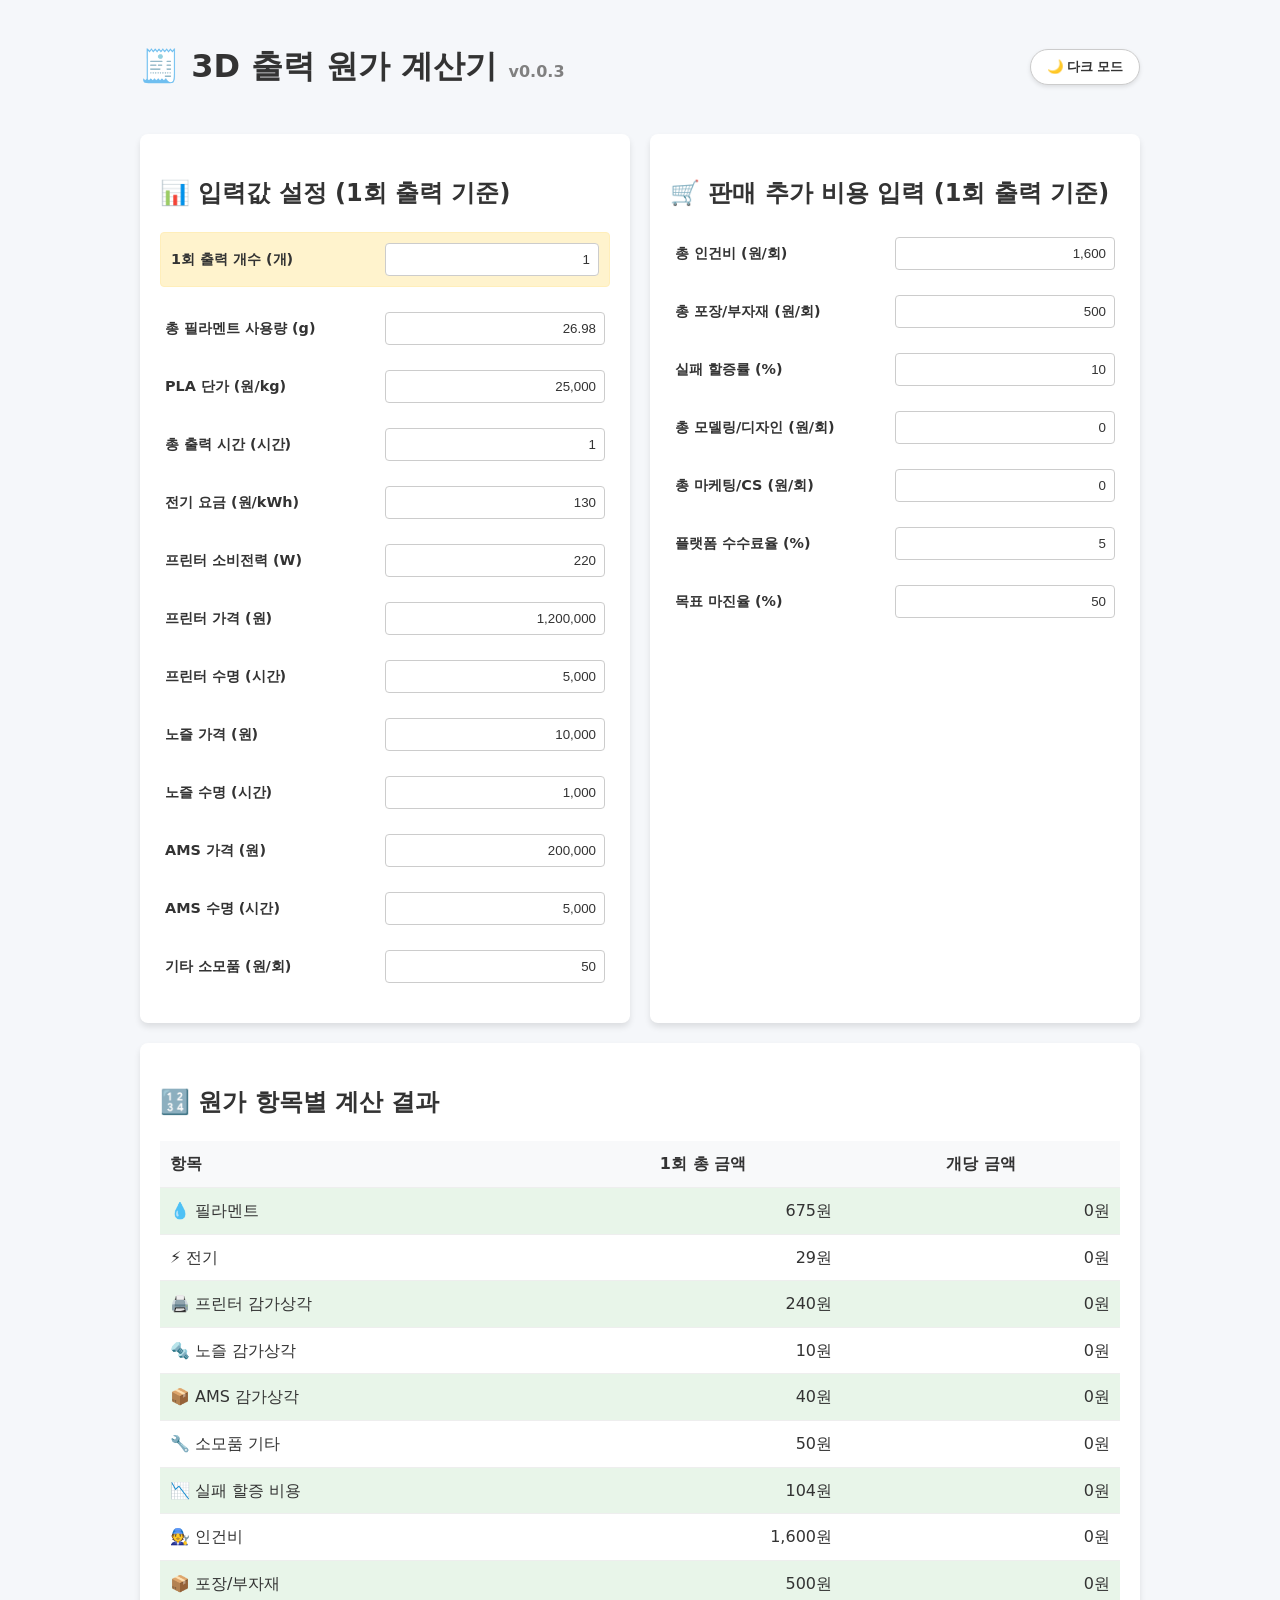
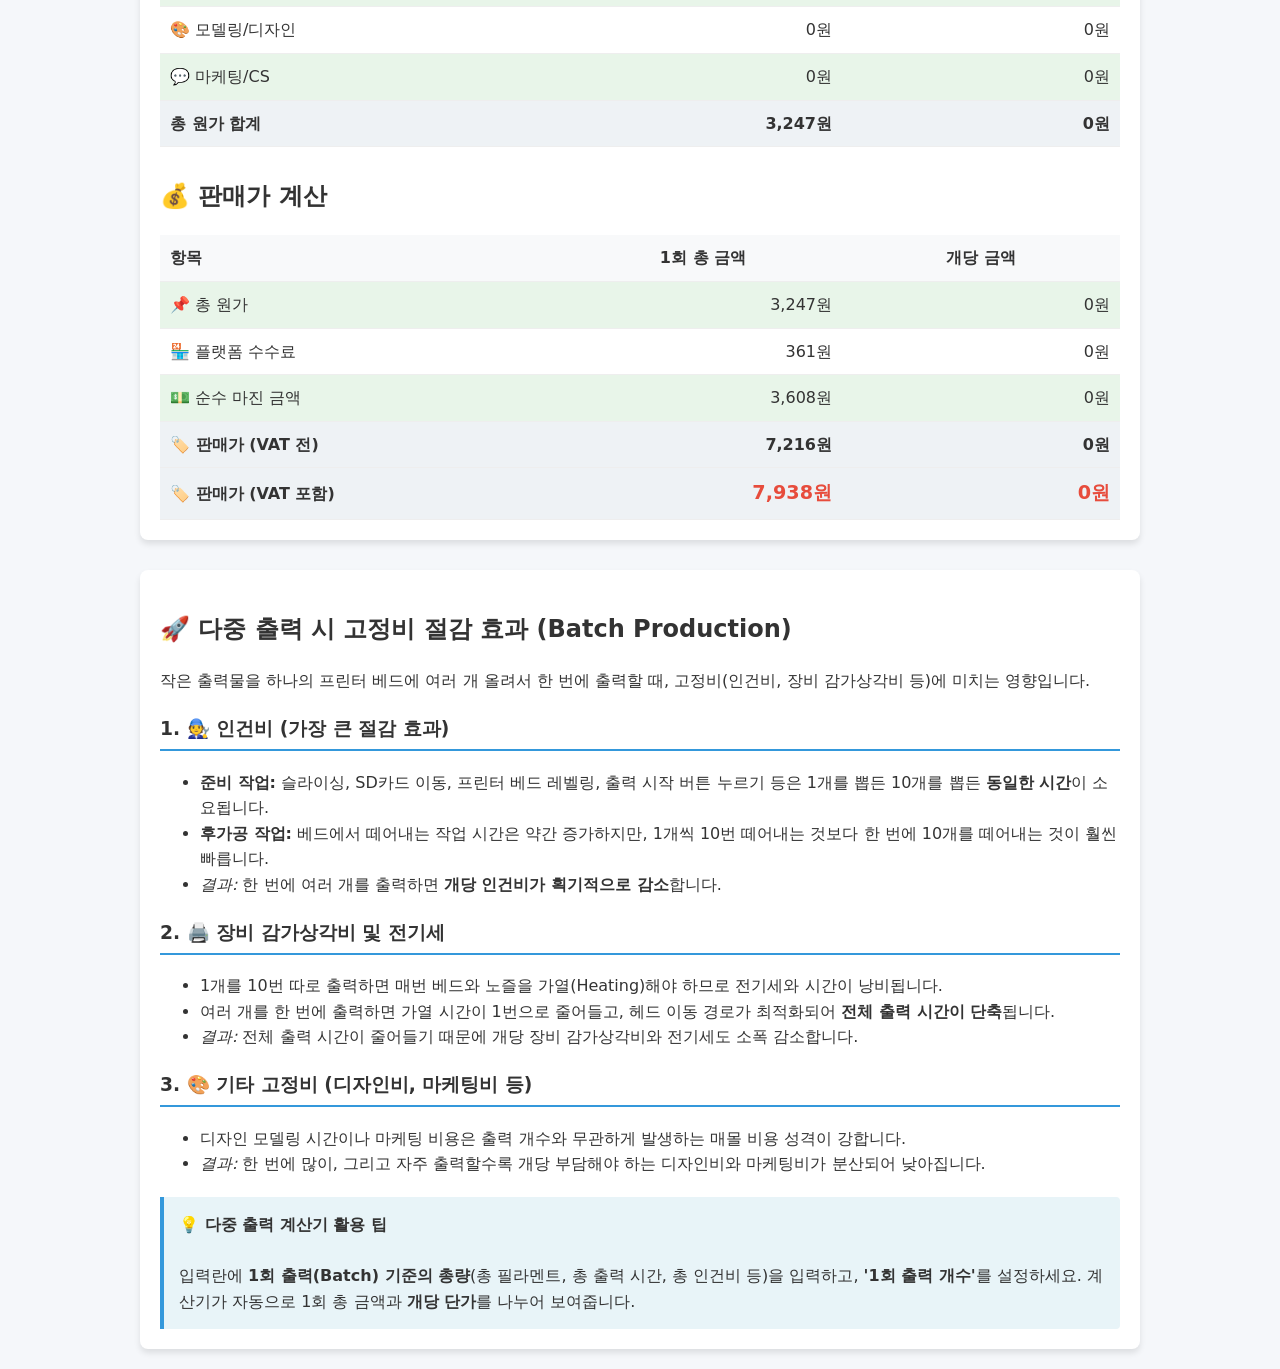
<file: index.html>
<!DOCTYPE html>
<html lang="ko">

<head>
    <meta charset="UTF-8">
    <meta name="viewport" content="width=device-width, initial-scale=1.0">
    <title>3D 출력 원가 계산기 (다중 출력 지원)</title>
    <link rel="stylesheet" href="style.css">
    <script src="script.js" defer></script>
</head>

<body>

    <div class="header-container">
        <h1>🧾 3D 출력 원가 계산기 <span style="font-size: 0.5em; color: gray;">v0.0.3</span></h1>
        <button id="darkModeToggle" onclick="toggleDarkMode()">🌙 다크 모드</button>
    </div>

    <div class="container">
        <!-- 입력 폼 -->
        <div class="card">
            <h2>📊 입력값 설정 (1회 출력 기준)</h2>

            <div class="form-group highlight-group">
                <label>1회 출력 개수 (개)</label>
                <input type="text" id="printQuantity" value="1" oninput="formatInput(this); calculate()">
            </div>
            <div class="form-group">
                <label>총 필라멘트 사용량 (g)</label>
                <input type="text" id="filamentUsage" value="26.98" oninput="formatInput(this); calculate()">
            </div>
            <div class="form-group">
                <label>PLA 단가 (원/kg)</label>
                <input type="text" id="plaPrice" value="25,000" oninput="formatInput(this); calculate()">
            </div>
            <div class="form-group">
                <label>총 출력 시간 (시간)</label>
                <input type="text" id="printTime" value="1" oninput="formatInput(this); calculate()">
            </div>
            <div class="form-group">
                <label>전기 요금 (원/kWh)</label>
                <input type="text" id="elecRate" value="130" oninput="formatInput(this); calculate()">
            </div>
            <div class="form-group">
                <label>프린터 소비전력 (W)</label>
                <input type="text" id="powerUsage" value="220" oninput="formatInput(this); calculate()">
            </div>
            <div class="form-group">
                <label>프린터 가격 (원)</label>
                <input type="text" id="printerPrice" value="1,200,000" oninput="formatInput(this); calculate()">
            </div>
            <div class="form-group">
                <label>프린터 수명 (시간)</label>
                <input type="text" id="printerLife" value="5,000" oninput="formatInput(this); calculate()">
            </div>
            <div class="form-group">
                <label>노즐 가격 (원)</label>
                <input type="text" id="nozzlePrice" value="10,000" oninput="formatInput(this); calculate()">
            </div>
            <div class="form-group">
                <label>노즐 수명 (시간)</label>
                <input type="text" id="nozzleLife" value="1,000" oninput="formatInput(this); calculate()">
            </div>
            <div class="form-group">
                <label>AMS 가격 (원)</label>
                <input type="text" id="amsPrice" value="200,000" oninput="formatInput(this); calculate()">
            </div>
            <div class="form-group">
                <label>AMS 수명 (시간)</label>
                <input type="text" id="amsLife" value="5,000" oninput="formatInput(this); calculate()">
            </div>
            <div class="form-group">
                <label>기타 소모품 (원/회)</label>
                <input type="text" id="otherCost" value="50" oninput="formatInput(this); calculate()">
            </div>
        </div>

        <!-- 판매 추가 비용 입력 폼 -->
        <div class="card">
            <h2>🛒 판매 추가 비용 입력 (1회 출력 기준)</h2>
            <div class="form-group">
                <label>총 인건비 (원/회)</label>
                <input type="text" id="laborCost" value="1,600" oninput="formatInput(this); calculate()">
            </div>
            <div class="form-group">
                <label>총 포장/부자재 (원/회)</label>
                <input type="text" id="packageCost" value="500" oninput="formatInput(this); calculate()">
            </div>
            <div class="form-group">
                <label>실패 할증률 (%)</label>
                <input type="text" id="lossRate" value="10" oninput="formatInput(this); calculate()">
            </div>
            <div class="form-group">
                <label>총 모델링/디자인 (원/회)</label>
                <input type="text" id="designCost" value="0" oninput="formatInput(this); calculate()">
            </div>
            <div class="form-group">
                <label>총 마케팅/CS (원/회)</label>
                <input type="text" id="marketingCost" value="0" oninput="formatInput(this); calculate()">
            </div>
            <div class="form-group">
                <label>플랫폼 수수료율 (%)</label>
                <input type="text" id="platformFeeRate" value="5" oninput="formatInput(this); calculate()">
            </div>
            <div class="form-group">
                <label>목표 마진율 (%)</label>
                <input type="text" id="marginRate" value="50" oninput="formatInput(this); calculate()">
            </div>
        </div>

        <!-- 결과 출력 -->
        <div class="card" style="flex-basis: 100%;">
            <h2>🔢 원가 항목별 계산 결과</h2>
            <table>
                <tr>
                    <th>항목</th>
                    <th>1회 총 금액</th>
                    <th>개당 금액</th>
                </tr>
                <tr>
                    <td>💧 필라멘트</td>
                    <td id="resFilament">0원</td>
                    <td id="resFilamentPerItem">0원</td>
                </tr>
                <tr>
                    <td>⚡ 전기</td>
                    <td id="resElec">0원</td>
                    <td id="resElecPerItem">0원</td>
                </tr>
                <tr>
                    <td>🖨️ 프린터 감가상각</td>
                    <td id="resPrinter">0원</td>
                    <td id="resPrinterPerItem">0원</td>
                </tr>
                <tr>
                    <td>🔩 노즐 감가상각</td>
                    <td id="resNozzle">0원</td>
                    <td id="resNozzlePerItem">0원</td>
                </tr>
                <tr>
                    <td>📦 AMS 감가상각</td>
                    <td id="resAms">0원</td>
                    <td id="resAmsPerItem">0원</td>
                </tr>
                <tr>
                    <td>🔧 소모품 기타</td>
                    <td id="resOther">0원</td>
                    <td id="resOtherPerItem">0원</td>
                </tr>
                <tr>
                    <td>📉 실패 할증 비용</td>
                    <td id="resLoss">0원</td>
                    <td id="resLossPerItem">0원</td>
                </tr>
                <tr>
                    <td>🧑‍🔧 인건비</td>
                    <td id="resLabor">0원</td>
                    <td id="resLaborPerItem">0원</td>
                </tr>
                <tr>
                    <td>📦 포장/부자재</td>
                    <td id="resPackage">0원</td>
                    <td id="resPackagePerItem">0원</td>
                </tr>
                <tr>
                    <td>🎨 모델링/디자인</td>
                    <td id="resDesign">0원</td>
                    <td id="resDesignPerItem">0원</td>
                </tr>
                <tr>
                    <td>💬 마케팅/CS</td>
                    <td id="resMarketing">0원</td>
                    <td id="resMarketingPerItem">0원</td>
                </tr>
                <tr class="total-row">
                    <td>총 원가 합계</td>
                    <td id="resTotalCost">0원</td>
                    <td id="resTotalCostPerItem">0원</td>
                </tr>
            </table>

            <h2 style="margin-top: 30px;">💰 판매가 계산</h2>
            <table>
                <tr>
                    <th>항목</th>
                    <th>1회 총 금액</th>
                    <th>개당 금액</th>
                </tr>
                <tr>
                    <td>📌 총 원가</td>
                    <td id="resTotalCost2">0원</td>
                    <td id="resTotalCost2PerItem">0원</td>
                </tr>
                <tr>
                    <td>🏪 플랫폼 수수료</td>
                    <td id="resPlatformFee">0원</td>
                    <td id="resPlatformFeePerItem">0원</td>
                </tr>
                <tr>
                    <td>💵 순수 마진 금액</td>
                    <td id="resMarginAmt">0원</td>
                    <td id="resMarginAmtPerItem">0원</td>
                </tr>
                <tr class="total-row">
                    <td>🏷️ 판매가 (VAT 전)</td>
                    <td id="resSellPriceEx">0원</td>
                    <td id="resSellPriceExPerItem">0원</td>
                </tr>
                <tr class="total-row">
                    <td>🏷️ 판매가 (VAT 포함)</td>
                    <td class="highlight" id="resSellPriceInc">0원</td>
                    <td class="highlight" id="resSellPriceIncPerItem">0원</td>
                </tr>
            </table>
        </div>
    </div>

    <div class="info-section">
        <h2>🚀 다중 출력 시 고정비 절감 효과 (Batch Production)</h2>
        <p>작은 출력물을 하나의 프린터 베드에 여러 개 올려서 한 번에 출력할 때, 고정비(인건비, 장비 감가상각비 등)에 미치는 영향입니다.</p>

        <h3>1. 🧑‍🔧 인건비 (가장 큰 절감 효과)</h3>
        <ul>
            <li><strong>준비 작업:</strong> 슬라이싱, SD카드 이동, 프린터 베드 레벨링, 출력 시작 버튼 누르기 등은 1개를 뽑든 10개를 뽑든 <strong>동일한
                    시간</strong>이 소요됩니다.</li>
            <li><strong>후가공 작업:</strong> 베드에서 떼어내는 작업 시간은 약간 증가하지만, 1개씩 10번 떼어내는 것보다 한 번에 10개를 떼어내는 것이 훨씬 빠릅니다.</li>
            <li><em>결과:</em> 한 번에 여러 개를 출력하면 <strong>개당 인건비가 획기적으로 감소</strong>합니다.</li>
        </ul>

        <h3>2. 🖨️ 장비 감가상각비 및 전기세</h3>
        <ul>
            <li>1개를 10번 따로 출력하면 매번 베드와 노즐을 가열(Heating)해야 하므로 전기세와 시간이 낭비됩니다.</li>
            <li>여러 개를 한 번에 출력하면 가열 시간이 1번으로 줄어들고, 헤드 이동 경로가 최적화되어 <strong>전체 출력 시간이 단축</strong>됩니다.</li>
            <li><em>결과:</em> 전체 출력 시간이 줄어들기 때문에 개당 장비 감가상각비와 전기세도 소폭 감소합니다.</li>
        </ul>

        <h3>3. 🎨 기타 고정비 (디자인비, 마케팅비 등)</h3>
        <ul>
            <li>디자인 모델링 시간이나 마케팅 비용은 출력 개수와 무관하게 발생하는 매몰 비용 성격이 강합니다.</li>
            <li><em>결과:</em> 한 번에 많이, 그리고 자주 출력할수록 개당 부담해야 하는 디자인비와 마케팅비가 분산되어 낮아집니다.</li>
        </ul>

        <div class="tip-box">
            <strong>💡 다중 출력 계산기 활용 팁</strong><br><br>
            입력란에 <strong>1회 출력(Batch) 기준의 총량</strong>(총 필라멘트, 총 출력 시간, 총 인건비 등)을 입력하고, <strong>'1회 출력 개수'</strong>를
            설정하세요. 계산기가 자동으로 1회 총 금액과 <strong>개당 단가</strong>를 나누어 보여줍니다.
        </div>
    </div>

</body>

</html>
</file>
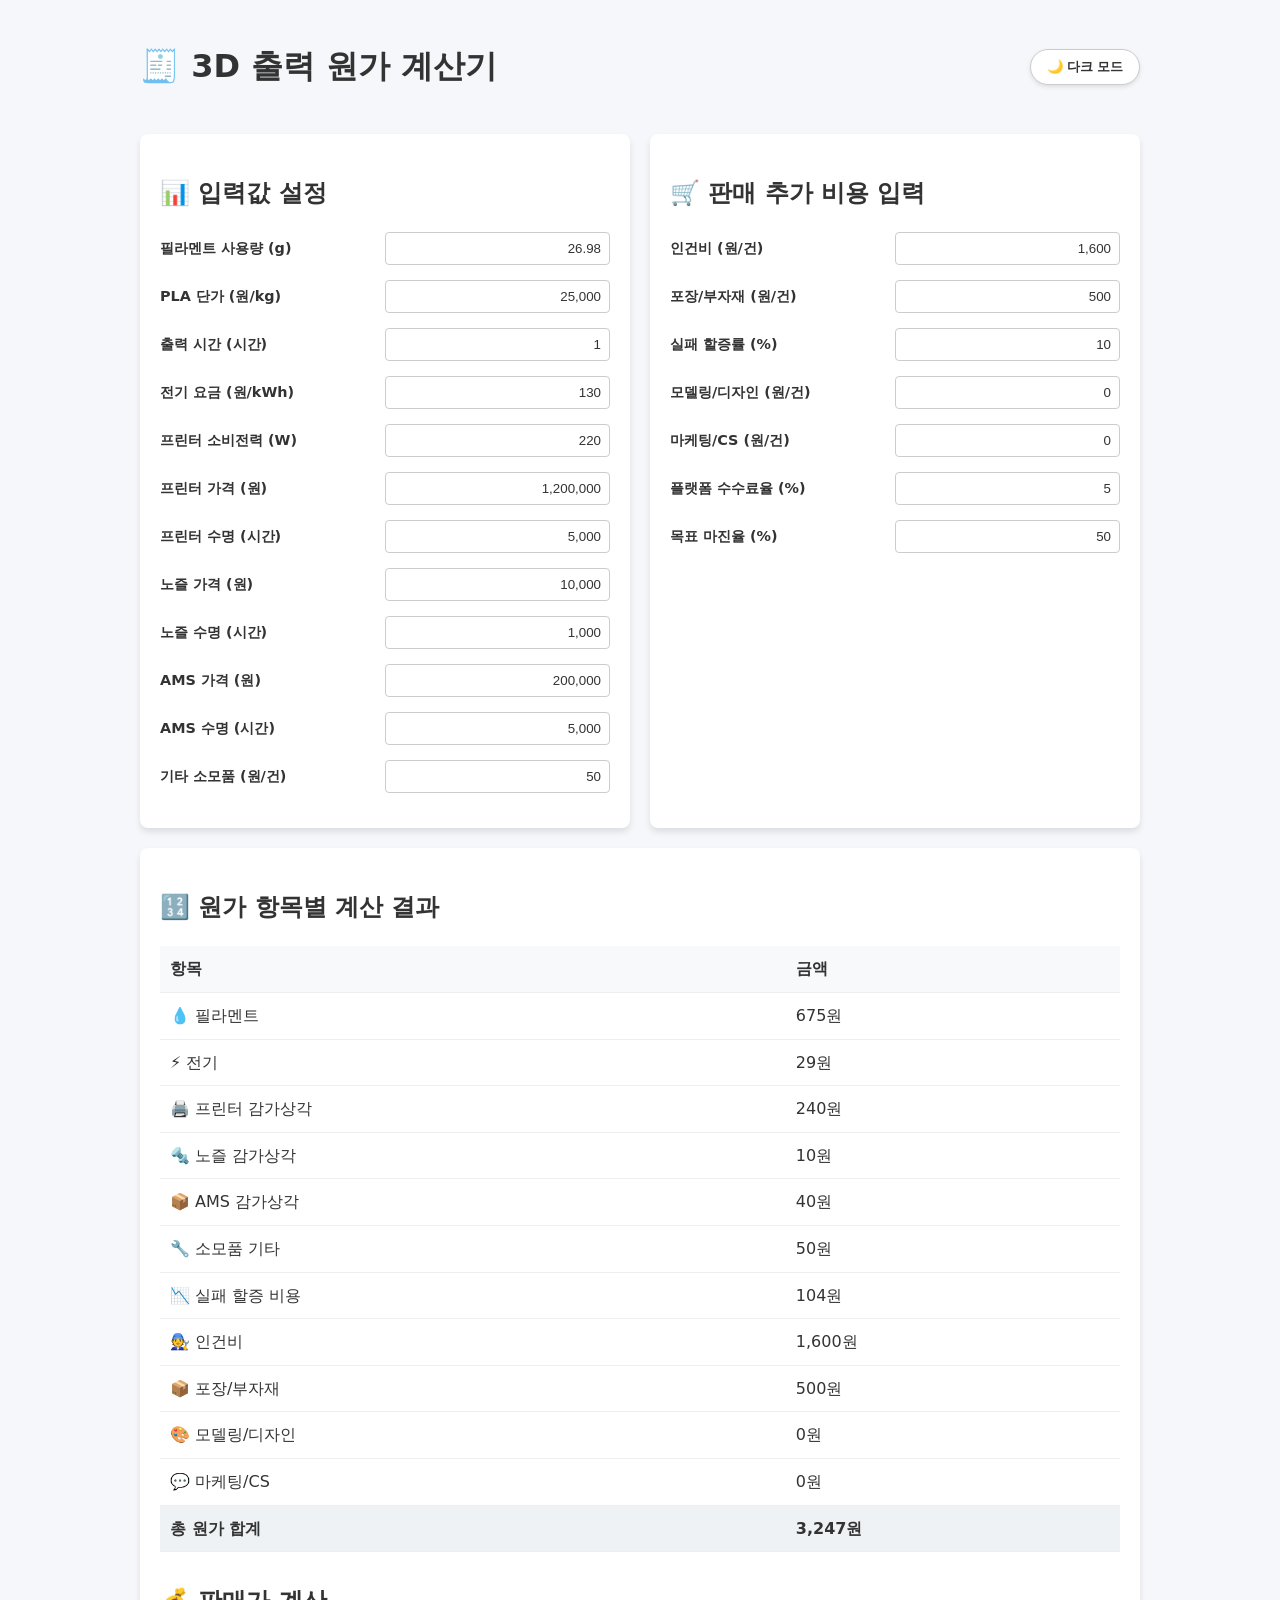
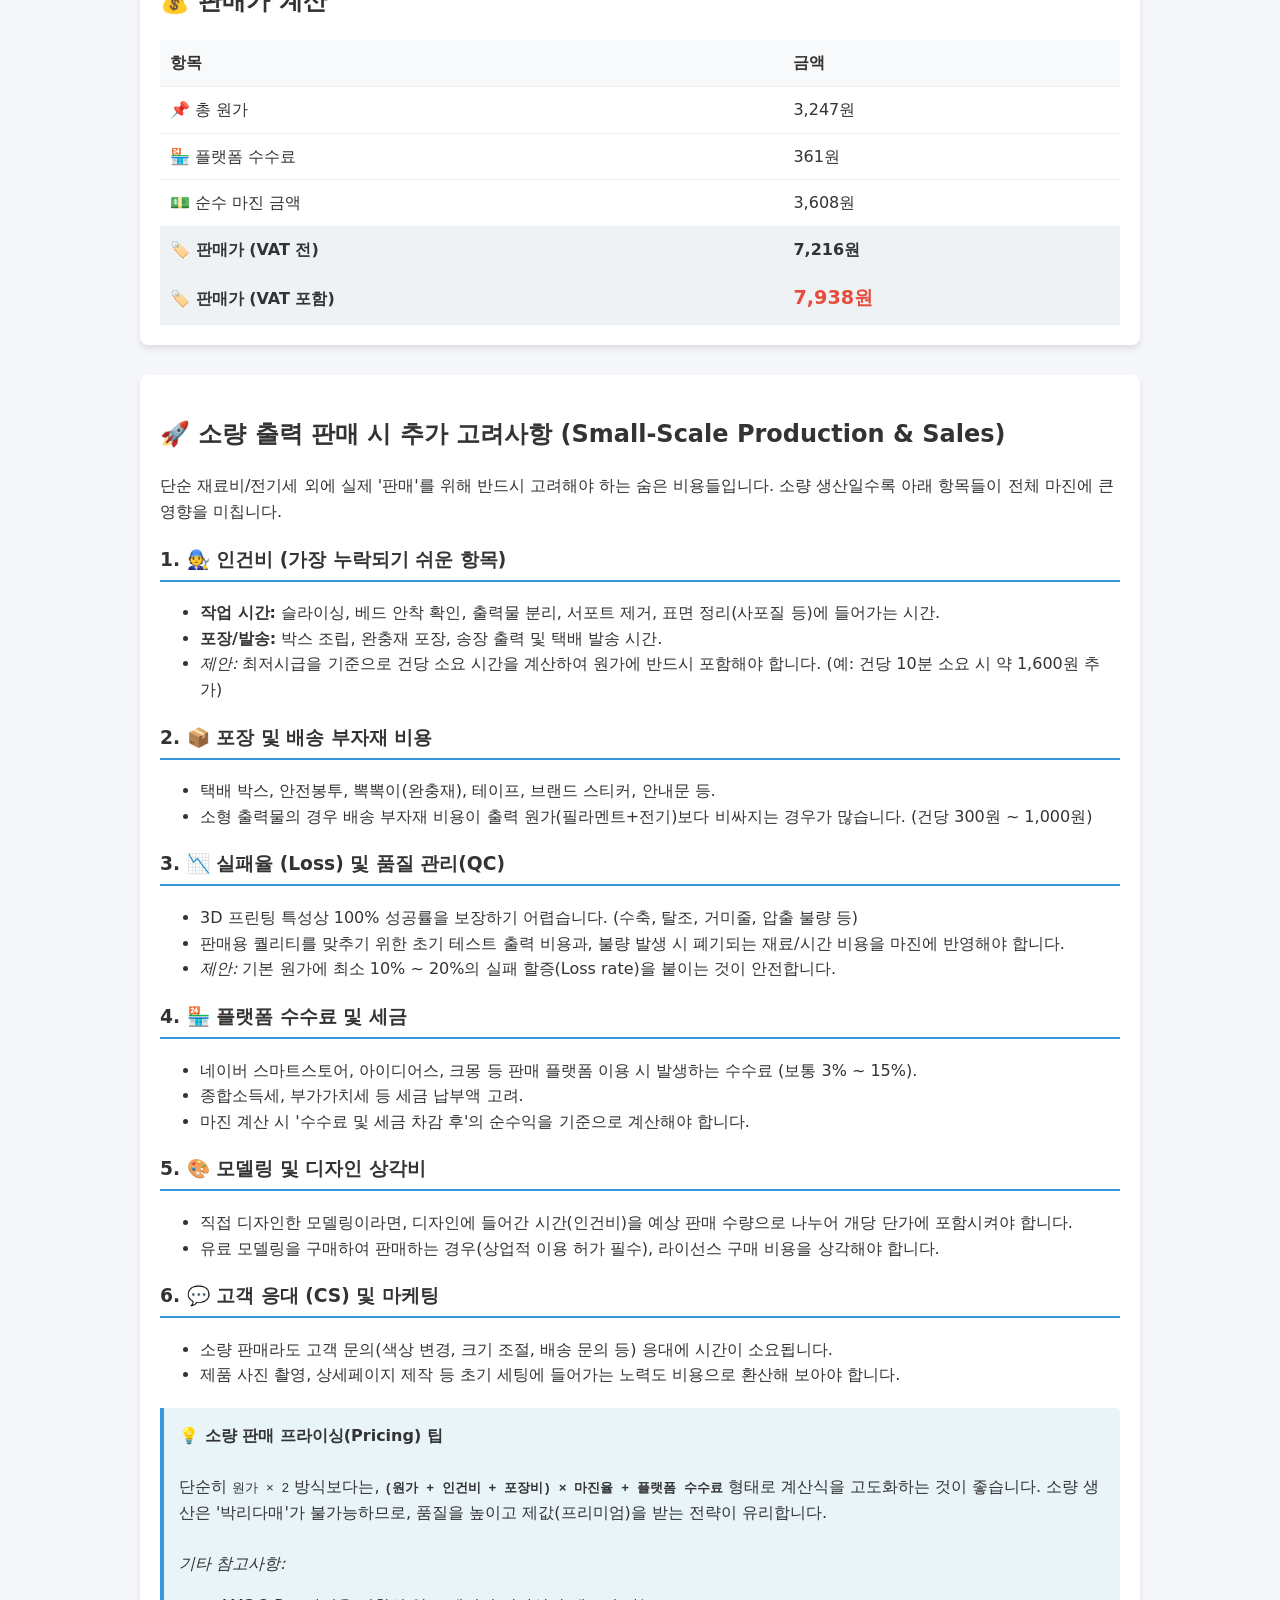
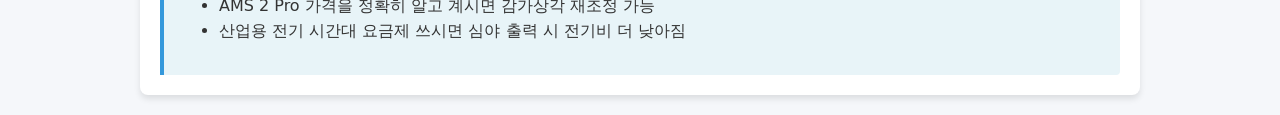
<file: src/ver001/index.html>
<!DOCTYPE html>
<html lang="ko">
<head>
    <meta charset="UTF-8">
    <meta name="viewport" content="width=device-width, initial-scale=1.0">
    <title>3D 출력 원가 계산기</title>
    <link rel="stylesheet" href="style.css">
    <script src="script.js" defer></script>
</head>
<body>

    <div class="header-container">
        <h1>🧾 3D 출력 원가 계산기</h1>
        <button id="darkModeToggle" onclick="toggleDarkMode()">🌙 다크 모드</button>
    </div>

    <div class="container">
        <!-- 입력 폼 -->
        <div class="card">
            <h2>📊 입력값 설정</h2>
            
            <div class="form-group">
                <label>필라멘트 사용량 (g)</label>
                <input type="text" id="filamentUsage" value="26.98" oninput="formatInput(this); calculate()">
            </div>
            <div class="form-group">
                <label>PLA 단가 (원/kg)</label>
                <input type="text" id="plaPrice" value="25,000" oninput="formatInput(this); calculate()">
            </div>
            <div class="form-group">
                <label>출력 시간 (시간)</label>
                <input type="text" id="printTime" value="1" oninput="formatInput(this); calculate()">
            </div>
            <div class="form-group">
                <label>전기 요금 (원/kWh)</label>
                <input type="text" id="elecRate" value="130" oninput="formatInput(this); calculate()">
            </div>
            <div class="form-group">
                <label>프린터 소비전력 (W)</label>
                <input type="text" id="powerUsage" value="220" oninput="formatInput(this); calculate()">
            </div>
            <div class="form-group">
                <label>프린터 가격 (원)</label>
                <input type="text" id="printerPrice" value="1,200,000" oninput="formatInput(this); calculate()">
            </div>
            <div class="form-group">
                <label>프린터 수명 (시간)</label>
                <input type="text" id="printerLife" value="5,000" oninput="formatInput(this); calculate()">
            </div>
            <div class="form-group">
                <label>노즐 가격 (원)</label>
                <input type="text" id="nozzlePrice" value="10,000" oninput="formatInput(this); calculate()">
            </div>
            <div class="form-group">
                <label>노즐 수명 (시간)</label>
                <input type="text" id="nozzleLife" value="1,000" oninput="formatInput(this); calculate()">
            </div>
            <div class="form-group">
                <label>AMS 가격 (원)</label>
                <input type="text" id="amsPrice" value="200,000" oninput="formatInput(this); calculate()">
            </div>
            <div class="form-group">
                <label>AMS 수명 (시간)</label>
                <input type="text" id="amsLife" value="5,000" oninput="formatInput(this); calculate()">
            </div>
            <div class="form-group">
                <label>기타 소모품 (원/건)</label>
                <input type="text" id="otherCost" value="50" oninput="formatInput(this); calculate()">
            </div>
        </div>

        <!-- 판매 추가 비용 입력 폼 -->
        <div class="card">
            <h2>🛒 판매 추가 비용 입력</h2>
            <div class="form-group">
                <label>인건비 (원/건)</label>
                <input type="text" id="laborCost" value="1,600" oninput="formatInput(this); calculate()">
            </div>
            <div class="form-group">
                <label>포장/부자재 (원/건)</label>
                <input type="text" id="packageCost" value="500" oninput="formatInput(this); calculate()">
            </div>
            <div class="form-group">
                <label>실패 할증률 (%)</label>
                <input type="text" id="lossRate" value="10" oninput="formatInput(this); calculate()">
            </div>
            <div class="form-group">
                <label>모델링/디자인 (원/건)</label>
                <input type="text" id="designCost" value="0" oninput="formatInput(this); calculate()">
            </div>
            <div class="form-group">
                <label>마케팅/CS (원/건)</label>
                <input type="text" id="marketingCost" value="0" oninput="formatInput(this); calculate()">
            </div>
            <div class="form-group">
                <label>플랫폼 수수료율 (%)</label>
                <input type="text" id="platformFeeRate" value="5" oninput="formatInput(this); calculate()">
            </div>
            <div class="form-group">
                <label>목표 마진율 (%)</label>
                <input type="text" id="marginRate" value="50" oninput="formatInput(this); calculate()">
            </div>
        </div>

        <!-- 결과 출력 -->
        <div class="card" style="flex-basis: 100%;">
            <h2>🔢 원가 항목별 계산 결과</h2>
            <table>
                <tr>
                    <th>항목</th>
                    <th>금액</th>
                </tr>
                <tr>
                    <td>💧 필라멘트</td>
                    <td id="resFilament">0원</td>
                </tr>
                <tr>
                    <td>⚡ 전기</td>
                    <td id="resElec">0원</td>
                </tr>
                <tr>
                    <td>🖨️ 프린터 감가상각</td>
                    <td id="resPrinter">0원</td>
                </tr>
                <tr>
                    <td>🔩 노즐 감가상각</td>
                    <td id="resNozzle">0원</td>
                </tr>
                <tr>
                    <td>📦 AMS 감가상각</td>
                    <td id="resAms">0원</td>
                </tr>
                <tr>
                    <td>🔧 소모품 기타</td>
                    <td id="resOther">0원</td>
                </tr>
                <tr>
                    <td>📉 실패 할증 비용</td>
                    <td id="resLoss">0원</td>
                </tr>
                <tr>
                    <td>🧑‍🔧 인건비</td>
                    <td id="resLabor">0원</td>
                </tr>
                <tr>
                    <td>📦 포장/부자재</td>
                    <td id="resPackage">0원</td>
                </tr>
                <tr>
                    <td>🎨 모델링/디자인</td>
                    <td id="resDesign">0원</td>
                </tr>
                <tr>
                    <td>💬 마케팅/CS</td>
                    <td id="resMarketing">0원</td>
                </tr>
                <tr class="total-row">
                    <td>총 원가 합계</td>
                    <td id="resTotalCost">0원</td>
                </tr>
            </table>

            <h2 style="margin-top: 30px;">💰 판매가 계산</h2>
            <table>
                <tr>
                    <th>항목</th>
                    <th>금액</th>
                </tr>
                <tr>
                    <td>📌 총 원가</td>
                    <td id="resTotalCost2">0원</td>
                </tr>
                <tr>
                    <td>🏪 플랫폼 수수료</td>
                    <td id="resPlatformFee">0원</td>
                </tr>
                <tr>
                    <td>💵 순수 마진 금액</td>
                    <td id="resMarginAmt">0원</td>
                </tr>
                <tr class="total-row">
                    <td>🏷️ 판매가 (VAT 전)</td>
                    <td id="resSellPriceEx">0원</td>
                </tr>
                <tr class="total-row">
                    <td>🏷️ 판매가 (VAT 포함)</td>
                    <td class="highlight" id="resSellPriceInc">0원</td>
                </tr>
            </table>
        </div>
    </div>

    <div class="info-section">
        <h2>🚀 소량 출력 판매 시 추가 고려사항 (Small-Scale Production & Sales)</h2>
        <p>단순 재료비/전기세 외에 실제 '판매'를 위해 반드시 고려해야 하는 숨은 비용들입니다. 소량 생산일수록 아래 항목들이 전체 마진에 큰 영향을 미칩니다.</p>

        <h3>1. 🧑‍🔧 인건비 (가장 누락되기 쉬운 항목)</h3>
        <ul>
            <li><strong>작업 시간:</strong> 슬라이싱, 베드 안착 확인, 출력물 분리, 서포트 제거, 표면 정리(사포질 등)에 들어가는 시간.</li>
            <li><strong>포장/발송:</strong> 박스 조립, 완충재 포장, 송장 출력 및 택배 발송 시간.</li>
            <li><em>제안:</em> 최저시급을 기준으로 건당 소요 시간을 계산하여 원가에 반드시 포함해야 합니다. (예: 건당 10분 소요 시 약 1,600원 추가)</li>
        </ul>

        <h3>2. 📦 포장 및 배송 부자재 비용</h3>
        <ul>
            <li>택배 박스, 안전봉투, 뽁뽁이(완충재), 테이프, 브랜드 스티커, 안내문 등.</li>
            <li>소형 출력물의 경우 배송 부자재 비용이 출력 원가(필라멘트+전기)보다 비싸지는 경우가 많습니다. (건당 300원 ~ 1,000원)</li>
        </ul>

        <h3>3. 📉 실패율 (Loss) 및 품질 관리(QC)</h3>
        <ul>
            <li>3D 프린팅 특성상 100% 성공률을 보장하기 어렵습니다. (수축, 탈조, 거미줄, 압출 불량 등)</li>
            <li>판매용 퀄리티를 맞추기 위한 초기 테스트 출력 비용과, 불량 발생 시 폐기되는 재료/시간 비용을 마진에 반영해야 합니다.</li>
            <li><em>제안:</em> 기본 원가에 최소 10% ~ 20%의 실패 할증(Loss rate)을 붙이는 것이 안전합니다.</li>
        </ul>

        <h3>4. 🏪 플랫폼 수수료 및 세금</h3>
        <ul>
            <li>네이버 스마트스토어, 아이디어스, 크몽 등 판매 플랫폼 이용 시 발생하는 수수료 (보통 3% ~ 15%).</li>
            <li>종합소득세, 부가가치세 등 세금 납부액 고려.</li>
            <li>마진 계산 시 '수수료 및 세금 차감 후'의 순수익을 기준으로 계산해야 합니다.</li>
        </ul>

        <h3>5. 🎨 모델링 및 디자인 상각비</h3>
        <ul>
            <li>직접 디자인한 모델링이라면, 디자인에 들어간 시간(인건비)을 예상 판매 수량으로 나누어 개당 단가에 포함시켜야 합니다.</li>
            <li>유료 모델링을 구매하여 판매하는 경우(상업적 이용 허가 필수), 라이선스 구매 비용을 상각해야 합니다.</li>
        </ul>

        <h3>6. 💬 고객 응대 (CS) 및 마케팅</h3>
        <ul>
            <li>소량 판매라도 고객 문의(색상 변경, 크기 조절, 배송 문의 등) 응대에 시간이 소요됩니다.</li>
            <li>제품 사진 촬영, 상세페이지 제작 등 초기 세팅에 들어가는 노력도 비용으로 환산해 보아야 합니다.</li>
        </ul>

        <div class="tip-box">
            <strong>💡 소량 판매 프라이싱(Pricing) 팁</strong><br><br>
            단순히 <code>원가 × 2</code> 방식보다는, <strong><code>(원가 + 인건비 + 포장비) × 마진율 + 플랫폼 수수료</code></strong> 형태로 계산식을 고도화하는 것이 좋습니다. 소량 생산은 '박리다매'가 불가능하므로, 품질을 높이고 제값(프리미엄)을 받는 전략이 유리합니다.<br><br>
            <em>기타 참고사항:</em>
            <ul>
                <li>AMS 2 Pro 가격을 정확히 알고 계시면 감가상각 재조정 가능</li>
                <li>산업용 전기 시간대 요금제 쓰시면 심야 출력 시 전기비 더 낮아짐</li>
            </ul>
        </div>
    </div>

</body>
</html>
</file>
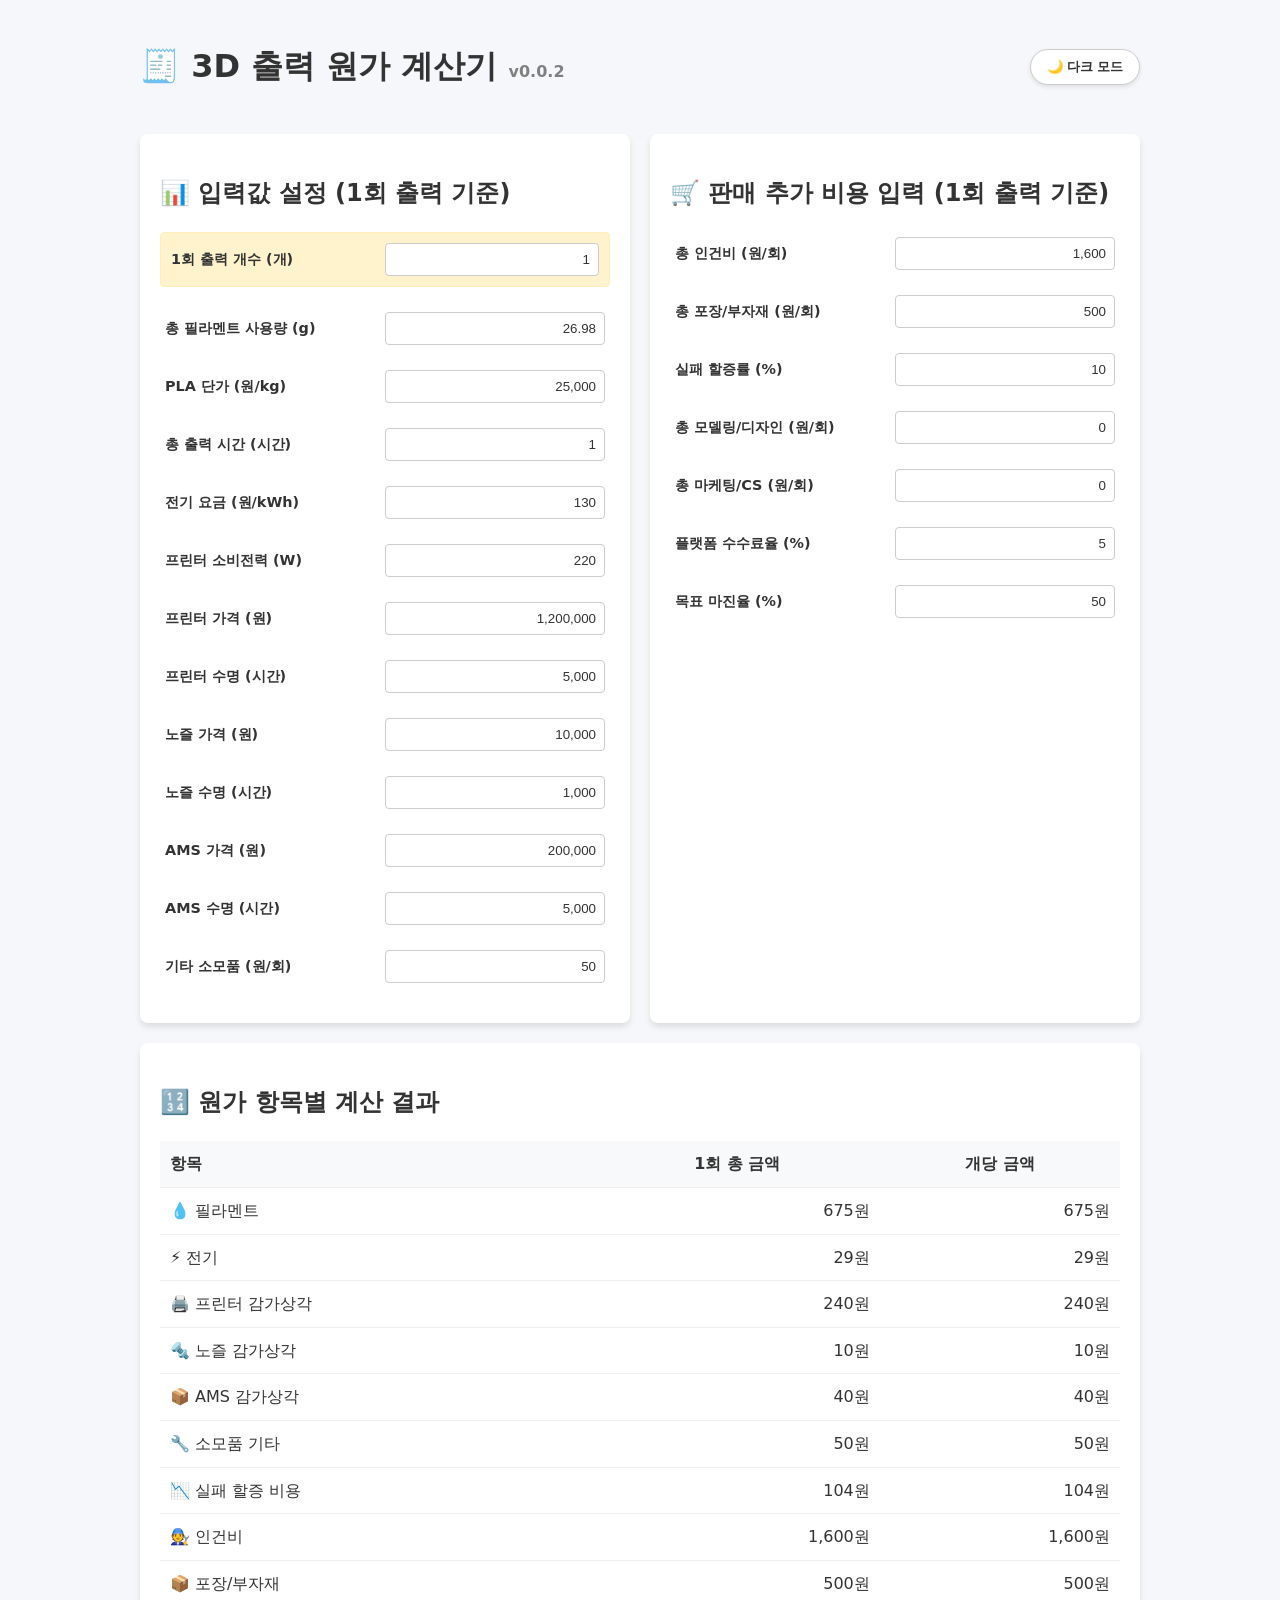
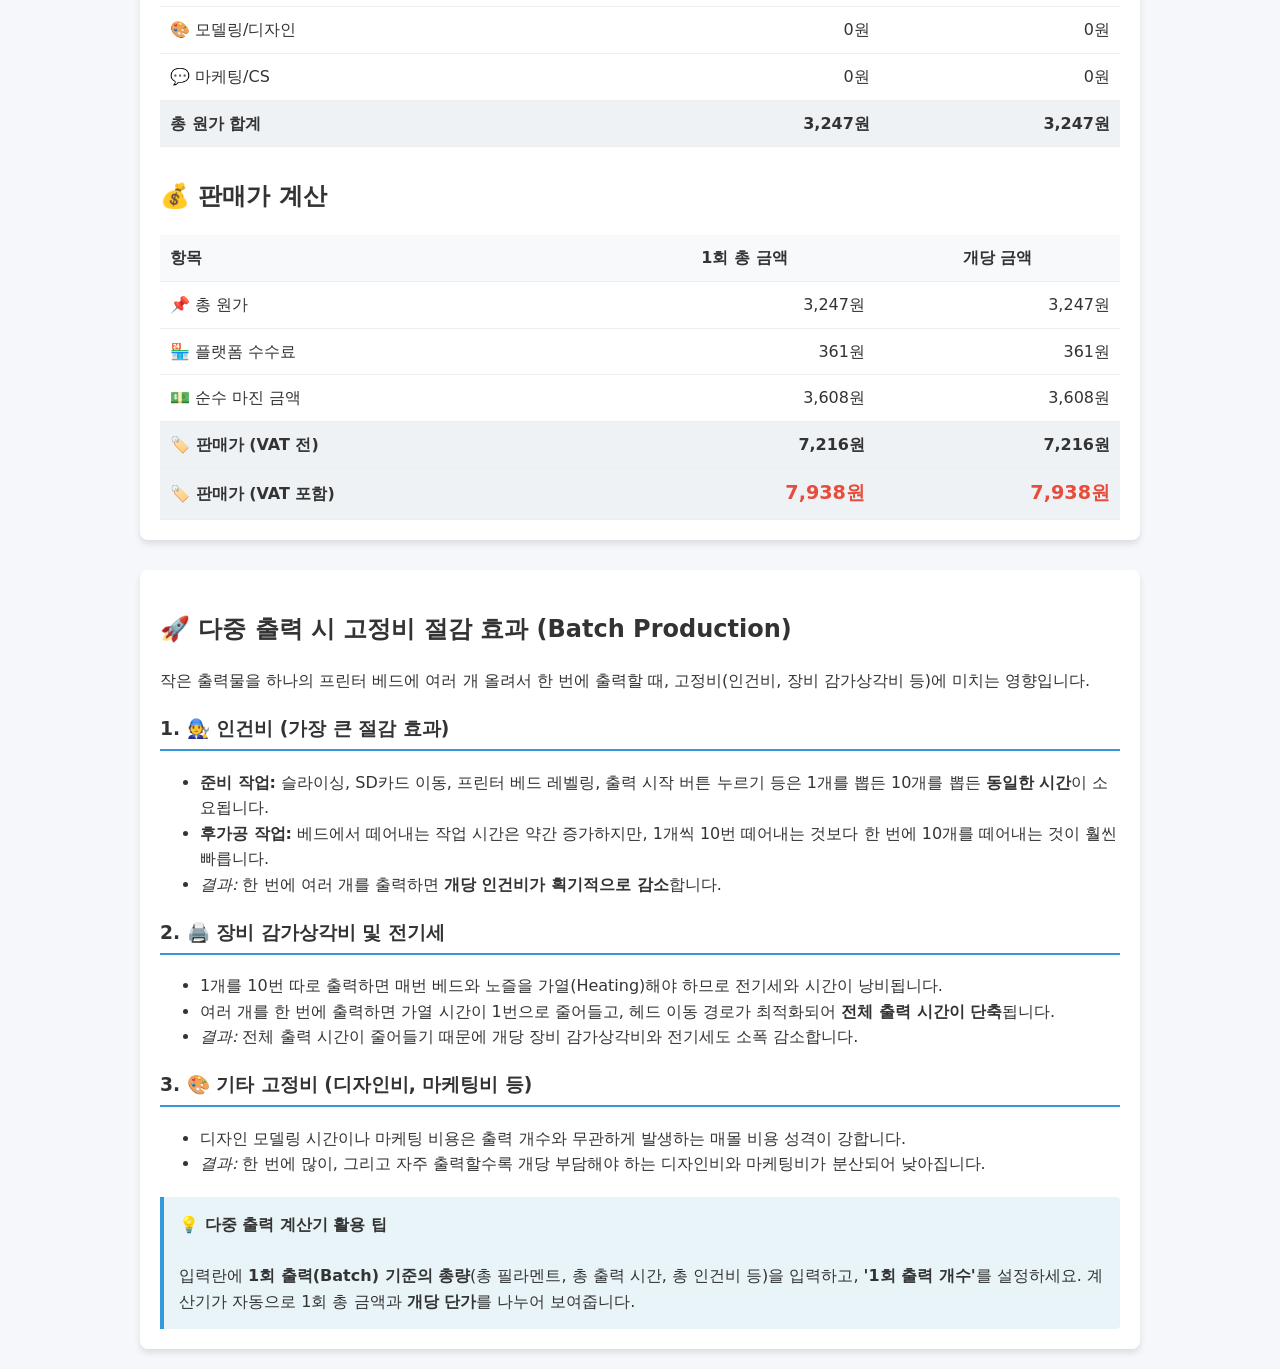
<file: src/ver002/index.html>
<!DOCTYPE html>
<html lang="ko">

<head>
    <meta charset="UTF-8">
    <meta name="viewport" content="width=device-width, initial-scale=1.0">
    <title>3D 출력 원가 계산기 (다중 출력 지원)</title>
    <link rel="stylesheet" href="style.css">
    <script src="script.js" defer></script>
</head>

<body>

    <div class="header-container">
        <h1>🧾 3D 출력 원가 계산기 <span style="font-size: 0.5em; color: gray;">v0.0.2</span></h1>
        <button id="darkModeToggle" onclick="toggleDarkMode()">🌙 다크 모드</button>
    </div>

    <div class="container">
        <!-- 입력 폼 -->
        <div class="card">
            <h2>📊 입력값 설정 (1회 출력 기준)</h2>

            <div class="form-group highlight-group">
                <label>1회 출력 개수 (개)</label>
                <input type="text" id="printQuantity" value="1" oninput="formatInput(this); calculate()">
            </div>
            <div class="form-group">
                <label>총 필라멘트 사용량 (g)</label>
                <input type="text" id="filamentUsage" value="26.98" oninput="formatInput(this); calculate()">
            </div>
            <div class="form-group">
                <label>PLA 단가 (원/kg)</label>
                <input type="text" id="plaPrice" value="25,000" oninput="formatInput(this); calculate()">
            </div>
            <div class="form-group">
                <label>총 출력 시간 (시간)</label>
                <input type="text" id="printTime" value="1" oninput="formatInput(this); calculate()">
            </div>
            <div class="form-group">
                <label>전기 요금 (원/kWh)</label>
                <input type="text" id="elecRate" value="130" oninput="formatInput(this); calculate()">
            </div>
            <div class="form-group">
                <label>프린터 소비전력 (W)</label>
                <input type="text" id="powerUsage" value="220" oninput="formatInput(this); calculate()">
            </div>
            <div class="form-group">
                <label>프린터 가격 (원)</label>
                <input type="text" id="printerPrice" value="1,200,000" oninput="formatInput(this); calculate()">
            </div>
            <div class="form-group">
                <label>프린터 수명 (시간)</label>
                <input type="text" id="printerLife" value="5,000" oninput="formatInput(this); calculate()">
            </div>
            <div class="form-group">
                <label>노즐 가격 (원)</label>
                <input type="text" id="nozzlePrice" value="10,000" oninput="formatInput(this); calculate()">
            </div>
            <div class="form-group">
                <label>노즐 수명 (시간)</label>
                <input type="text" id="nozzleLife" value="1,000" oninput="formatInput(this); calculate()">
            </div>
            <div class="form-group">
                <label>AMS 가격 (원)</label>
                <input type="text" id="amsPrice" value="200,000" oninput="formatInput(this); calculate()">
            </div>
            <div class="form-group">
                <label>AMS 수명 (시간)</label>
                <input type="text" id="amsLife" value="5,000" oninput="formatInput(this); calculate()">
            </div>
            <div class="form-group">
                <label>기타 소모품 (원/회)</label>
                <input type="text" id="otherCost" value="50" oninput="formatInput(this); calculate()">
            </div>
        </div>

        <!-- 판매 추가 비용 입력 폼 -->
        <div class="card">
            <h2>🛒 판매 추가 비용 입력 (1회 출력 기준)</h2>
            <div class="form-group">
                <label>총 인건비 (원/회)</label>
                <input type="text" id="laborCost" value="1,600" oninput="formatInput(this); calculate()">
            </div>
            <div class="form-group">
                <label>총 포장/부자재 (원/회)</label>
                <input type="text" id="packageCost" value="500" oninput="formatInput(this); calculate()">
            </div>
            <div class="form-group">
                <label>실패 할증률 (%)</label>
                <input type="text" id="lossRate" value="10" oninput="formatInput(this); calculate()">
            </div>
            <div class="form-group">
                <label>총 모델링/디자인 (원/회)</label>
                <input type="text" id="designCost" value="0" oninput="formatInput(this); calculate()">
            </div>
            <div class="form-group">
                <label>총 마케팅/CS (원/회)</label>
                <input type="text" id="marketingCost" value="0" oninput="formatInput(this); calculate()">
            </div>
            <div class="form-group">
                <label>플랫폼 수수료율 (%)</label>
                <input type="text" id="platformFeeRate" value="5" oninput="formatInput(this); calculate()">
            </div>
            <div class="form-group">
                <label>목표 마진율 (%)</label>
                <input type="text" id="marginRate" value="50" oninput="formatInput(this); calculate()">
            </div>
        </div>

        <!-- 결과 출력 -->
        <div class="card" style="flex-basis: 100%;">
            <h2>🔢 원가 항목별 계산 결과</h2>
            <table>
                <tr>
                    <th>항목</th>
                    <th>1회 총 금액</th>
                    <th>개당 금액</th>
                </tr>
                <tr>
                    <td>💧 필라멘트</td>
                    <td id="resFilament">0원</td>
                    <td id="resFilamentPerItem">0원</td>
                </tr>
                <tr>
                    <td>⚡ 전기</td>
                    <td id="resElec">0원</td>
                    <td id="resElecPerItem">0원</td>
                </tr>
                <tr>
                    <td>🖨️ 프린터 감가상각</td>
                    <td id="resPrinter">0원</td>
                    <td id="resPrinterPerItem">0원</td>
                </tr>
                <tr>
                    <td>🔩 노즐 감가상각</td>
                    <td id="resNozzle">0원</td>
                    <td id="resNozzlePerItem">0원</td>
                </tr>
                <tr>
                    <td>📦 AMS 감가상각</td>
                    <td id="resAms">0원</td>
                    <td id="resAmsPerItem">0원</td>
                </tr>
                <tr>
                    <td>🔧 소모품 기타</td>
                    <td id="resOther">0원</td>
                    <td id="resOtherPerItem">0원</td>
                </tr>
                <tr>
                    <td>📉 실패 할증 비용</td>
                    <td id="resLoss">0원</td>
                    <td id="resLossPerItem">0원</td>
                </tr>
                <tr>
                    <td>🧑‍🔧 인건비</td>
                    <td id="resLabor">0원</td>
                    <td id="resLaborPerItem">0원</td>
                </tr>
                <tr>
                    <td>📦 포장/부자재</td>
                    <td id="resPackage">0원</td>
                    <td id="resPackagePerItem">0원</td>
                </tr>
                <tr>
                    <td>🎨 모델링/디자인</td>
                    <td id="resDesign">0원</td>
                    <td id="resDesignPerItem">0원</td>
                </tr>
                <tr>
                    <td>💬 마케팅/CS</td>
                    <td id="resMarketing">0원</td>
                    <td id="resMarketingPerItem">0원</td>
                </tr>
                <tr class="total-row">
                    <td>총 원가 합계</td>
                    <td id="resTotalCost">0원</td>
                    <td id="resTotalCostPerItem">0원</td>
                </tr>
            </table>

            <h2 style="margin-top: 30px;">💰 판매가 계산</h2>
            <table>
                <tr>
                    <th>항목</th>
                    <th>1회 총 금액</th>
                    <th>개당 금액</th>
                </tr>
                <tr>
                    <td>📌 총 원가</td>
                    <td id="resTotalCost2">0원</td>
                    <td id="resTotalCost2PerItem">0원</td>
                </tr>
                <tr>
                    <td>🏪 플랫폼 수수료</td>
                    <td id="resPlatformFee">0원</td>
                    <td id="resPlatformFeePerItem">0원</td>
                </tr>
                <tr>
                    <td>💵 순수 마진 금액</td>
                    <td id="resMarginAmt">0원</td>
                    <td id="resMarginAmtPerItem">0원</td>
                </tr>
                <tr class="total-row">
                    <td>🏷️ 판매가 (VAT 전)</td>
                    <td id="resSellPriceEx">0원</td>
                    <td id="resSellPriceExPerItem">0원</td>
                </tr>
                <tr class="total-row">
                    <td>🏷️ 판매가 (VAT 포함)</td>
                    <td class="highlight" id="resSellPriceInc">0원</td>
                    <td class="highlight" id="resSellPriceIncPerItem">0원</td>
                </tr>
            </table>
        </div>
    </div>

    <div class="info-section">
        <h2>🚀 다중 출력 시 고정비 절감 효과 (Batch Production)</h2>
        <p>작은 출력물을 하나의 프린터 베드에 여러 개 올려서 한 번에 출력할 때, 고정비(인건비, 장비 감가상각비 등)에 미치는 영향입니다.</p>

        <h3>1. 🧑‍🔧 인건비 (가장 큰 절감 효과)</h3>
        <ul>
            <li><strong>준비 작업:</strong> 슬라이싱, SD카드 이동, 프린터 베드 레벨링, 출력 시작 버튼 누르기 등은 1개를 뽑든 10개를 뽑든 <strong>동일한
                    시간</strong>이 소요됩니다.</li>
            <li><strong>후가공 작업:</strong> 베드에서 떼어내는 작업 시간은 약간 증가하지만, 1개씩 10번 떼어내는 것보다 한 번에 10개를 떼어내는 것이 훨씬 빠릅니다.</li>
            <li><em>결과:</em> 한 번에 여러 개를 출력하면 <strong>개당 인건비가 획기적으로 감소</strong>합니다.</li>
        </ul>

        <h3>2. 🖨️ 장비 감가상각비 및 전기세</h3>
        <ul>
            <li>1개를 10번 따로 출력하면 매번 베드와 노즐을 가열(Heating)해야 하므로 전기세와 시간이 낭비됩니다.</li>
            <li>여러 개를 한 번에 출력하면 가열 시간이 1번으로 줄어들고, 헤드 이동 경로가 최적화되어 <strong>전체 출력 시간이 단축</strong>됩니다.</li>
            <li><em>결과:</em> 전체 출력 시간이 줄어들기 때문에 개당 장비 감가상각비와 전기세도 소폭 감소합니다.</li>
        </ul>

        <h3>3. 🎨 기타 고정비 (디자인비, 마케팅비 등)</h3>
        <ul>
            <li>디자인 모델링 시간이나 마케팅 비용은 출력 개수와 무관하게 발생하는 매몰 비용 성격이 강합니다.</li>
            <li><em>결과:</em> 한 번에 많이, 그리고 자주 출력할수록 개당 부담해야 하는 디자인비와 마케팅비가 분산되어 낮아집니다.</li>
        </ul>

        <div class="tip-box">
            <strong>💡 다중 출력 계산기 활용 팁</strong><br><br>
            입력란에 <strong>1회 출력(Batch) 기준의 총량</strong>(총 필라멘트, 총 출력 시간, 총 인건비 등)을 입력하고, <strong>'1회 출력 개수'</strong>를
            설정하세요. 계산기가 자동으로 1회 총 금액과 <strong>개당 단가</strong>를 나누어 보여줍니다.
        </div>
    </div>

</body>

</html>
</file>
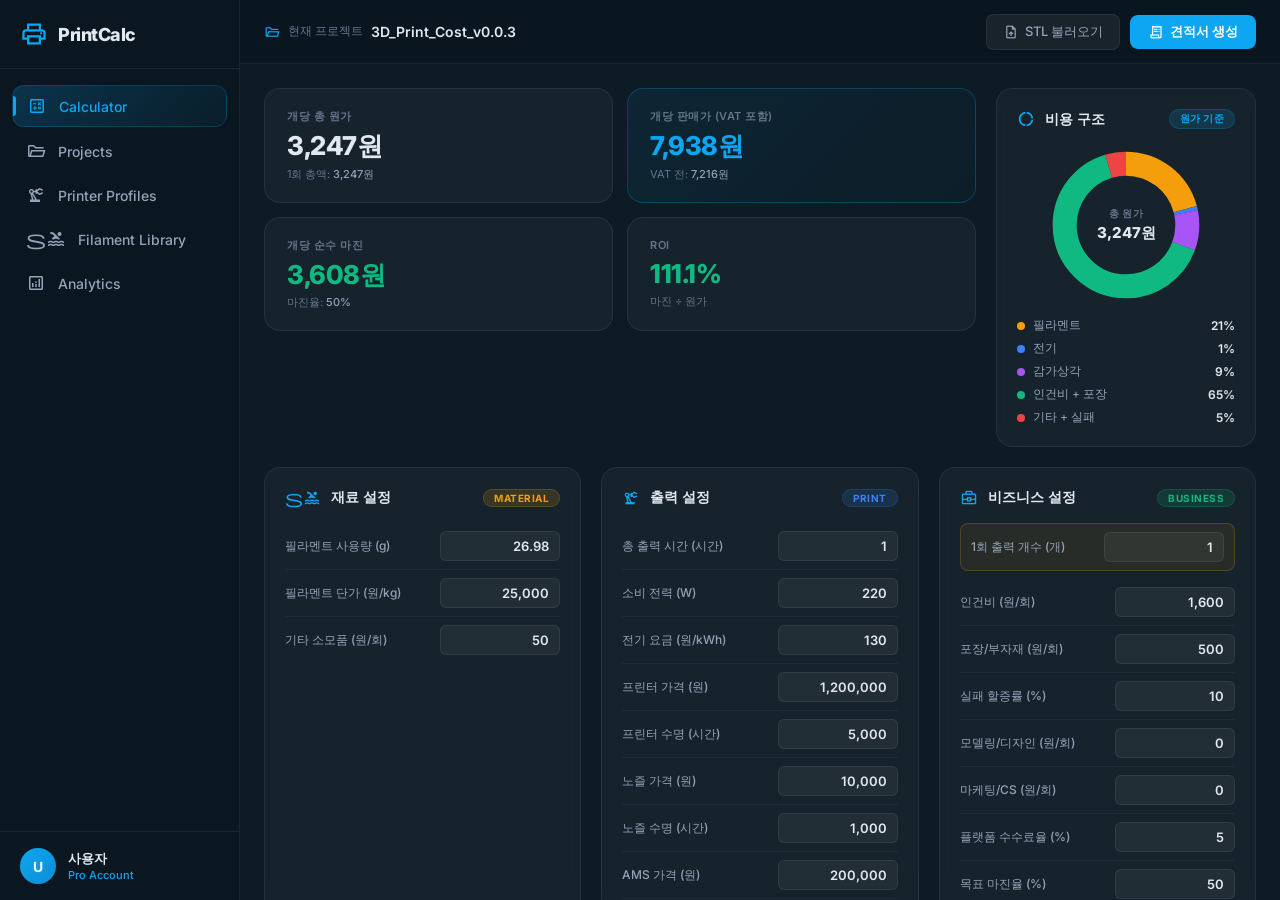
<file: src/ver003/index.html>
<!DOCTYPE html>
<html lang="ko">

<head>
    <meta charset="UTF-8">
    <meta name="viewport" content="width=device-width, initial-scale=1.0">
    <title>PrintCalc Pro — 3D 출력 원가 계산기</title>
    <link rel="preconnect" href="https://fonts.googleapis.com">
    <link rel="preconnect" href="https://fonts.gstatic.com" crossorigin>
    <link href="https://fonts.googleapis.com/css2?family=Inter:wght@300;400;500;600;700;800&display=swap"
        rel="stylesheet">
    <link rel="stylesheet"
        href="https://fonts.googleapis.com/css2?family=Material+Symbols+Outlined:opsz,wght,FILL,GRAD@20..48,100..700,0..1,-50..200">
    <link rel="stylesheet" href="style.css">
</head>

<body>

    <!-- ===== SIDEBAR ===== -->
    <aside class="sidebar" id="sidebar">
        <div class="sidebar-logo">
            <span class="material-symbols-outlined logo-icon">print</span>
            <span class="logo-text">PrintCalc</span>
        </div>

        <nav class="sidebar-nav">
            <ul>
                <li class="active">
                    <span class="material-symbols-outlined">calculate</span>
                    <span>Calculator</span>
                </li>
                <li>
                    <span class="material-symbols-outlined">folder_open</span>
                    <span>Projects</span>
                </li>
                <li>
                    <span class="material-symbols-outlined">precision_manufacturing</span>
                    <span>Printer Profiles</span>
                </li>
                <li>
                    <span class="material-symbols-outlined">spool</span>
                    <span>Filament Library</span>
                </li>
                <li>
                    <span class="material-symbols-outlined">analytics</span>
                    <span>Analytics</span>
                </li>
            </ul>
        </nav>

        <div class="sidebar-user">
            <div class="user-avatar">U</div>
            <div class="user-info">
                <p class="user-name">사용자</p>
                <p class="user-plan">Pro Account</p>
            </div>
        </div>
    </aside>

    <!-- ===== MAIN WRAPPER ===== -->
    <div class="main-wrapper">

        <!-- Header -->
        <header class="main-header">
            <div class="header-left">
                <button class="menu-toggle" onclick="toggleSidebar()" aria-label="메뉴 열기">
                    <span class="material-symbols-outlined">menu</span>
                </button>
                <div class="project-name">
                    <span class="material-symbols-outlined"
                        style="font-size:16px;color:var(--primary)">folder_open</span>
                    <span class="project-label">현재 프로젝트</span>
                    <span class="project-title">3D_Print_Cost_v0.0.3</span>
                </div>
            </div>
            <div class="header-right">
                <button class="btn-secondary">
                    <span class="material-symbols-outlined">upload_file</span>
                    <span class="btn-label">STL 불러오기</span>
                </button>
                <button class="btn-primary">
                    <span class="material-symbols-outlined">receipt_long</span>
                    <span class="btn-label">견적서 생성</span>
                </button>
            </div>
        </header>

        <!-- Content Area -->
        <main class="content-area">

            <!-- ===== KPI ROW ===== -->
            <section class="kpi-row">

                <!-- KPI 4 Cards (2×2 grid) -->
                <div class="kpi-cards">
                    <div class="kpi-card">
                        <div class="kpi-label">개당 총 원가</div>
                        <div class="kpi-value" id="kpiTotalCost">0원</div>
                        <div class="kpi-sub">1회 총액: <span id="kpiTotalCostBatch">0원</span></div>
                    </div>
                    <div class="kpi-card highlight-card">
                        <div class="kpi-label">개당 판매가 (VAT 포함)</div>
                        <div class="kpi-value primary" id="kpiSellPrice">0원</div>
                        <div class="kpi-sub">VAT 전: <span id="kpiSellPriceEx">0원</span></div>
                    </div>
                    <div class="kpi-card">
                        <div class="kpi-label">개당 순수 마진</div>
                        <div class="kpi-value green" id="kpiMargin">0원</div>
                        <div class="kpi-sub">마진율: <span id="kpiMarginRateDisplay">-</span></div>
                    </div>
                    <div class="kpi-card">
                        <div class="kpi-label">ROI</div>
                        <div class="kpi-value green" id="kpiROI">0%</div>
                        <div class="kpi-sub">마진 ÷ 원가</div>
                    </div>
                </div>

                <!-- Donut Chart -->
                <div class="donut-card glass">
                    <div class="card-header">
                        <span class="material-symbols-outlined card-icon">donut_large</span>
                        <span>비용 구조</span>
                        <span class="card-badge">원가 기준</span>
                    </div>
                    <div class="donut-wrap">
                        <svg class="donut-svg" viewBox="0 0 120 120" xmlns="http://www.w3.org/2000/svg">
                            <circle class="donut-bg" cx="60" cy="60" r="46" />
                            <circle class="donut-seg seg-filament"     cx="60" cy="60" r="46" id="segFilament" />
                            <circle class="donut-seg seg-elec"         cx="60" cy="60" r="46" id="segElec" />
                            <circle class="donut-seg seg-depreciation" cx="60" cy="60" r="46" id="segDepreciation" />
                            <circle class="donut-seg seg-labor"        cx="60" cy="60" r="46" id="segLabor" />
                            <circle class="donut-seg seg-other"        cx="60" cy="60" r="46" id="segOther" />
                        </svg>
                        <div class="donut-center">
                            <span class="donut-total-label">총 원가</span>
                            <span class="donut-total-value" id="donutTotal">0원</span>
                        </div>
                    </div>
                    <div class="donut-legend">
                        <div class="legend-item">
                            <span class="legend-dot filament"></span>
                            <span>필라멘트</span>
                            <span class="legend-pct" id="pctFilament">0%</span>
                        </div>
                        <div class="legend-item">
                            <span class="legend-dot elec"></span>
                            <span>전기</span>
                            <span class="legend-pct" id="pctElec">0%</span>
                        </div>
                        <div class="legend-item">
                            <span class="legend-dot depreciation"></span>
                            <span>감가상각</span>
                            <span class="legend-pct" id="pctDepreciation">0%</span>
                        </div>
                        <div class="legend-item">
                            <span class="legend-dot labor"></span>
                            <span>인건비 + 포장</span>
                            <span class="legend-pct" id="pctLabor">0%</span>
                        </div>
                        <div class="legend-item">
                            <span class="legend-dot other"></span>
                            <span>기타 + 실패</span>
                            <span class="legend-pct" id="pctOther">0%</span>
                        </div>
                    </div>
                </div>
            </section>

            <!-- ===== SETTINGS ROW ===== -->
            <section class="settings-row">

                <!-- Material Settings -->
                <div class="settings-card glass">
                    <div class="card-header">
                        <span class="material-symbols-outlined card-icon">spool</span>
                        <span>재료 설정</span>
                        <span class="card-badge yellow">MATERIAL</span>
                    </div>
                    <div class="form-group">
                        <label>필라멘트 사용량 (g)</label>
                        <input type="text" id="filamentUsage" value="26.98"
                            oninput="formatInput(this); calculate()">
                    </div>
                    <div class="form-group">
                        <label>필라멘트 단가 (원/kg)</label>
                        <input type="text" id="plaPrice" value="25,000"
                            oninput="formatInput(this); calculate()">
                    </div>
                    <div class="form-group">
                        <label>기타 소모품 (원/회)</label>
                        <input type="text" id="otherCost" value="50"
                            oninput="formatInput(this); calculate()">
                    </div>
                </div>

                <!-- Print Settings -->
                <div class="settings-card glass">
                    <div class="card-header">
                        <span class="material-symbols-outlined card-icon">precision_manufacturing</span>
                        <span>출력 설정</span>
                        <span class="card-badge blue">PRINT</span>
                    </div>
                    <div class="form-group">
                        <label>총 출력 시간 (시간)</label>
                        <input type="text" id="printTime" value="1"
                            oninput="formatInput(this); calculate()">
                    </div>
                    <div class="form-group">
                        <label>소비 전력 (W)</label>
                        <input type="text" id="powerUsage" value="220"
                            oninput="formatInput(this); calculate()">
                    </div>
                    <div class="form-group">
                        <label>전기 요금 (원/kWh)</label>
                        <input type="text" id="elecRate" value="130"
                            oninput="formatInput(this); calculate()">
                    </div>
                    <div class="form-group">
                        <label>프린터 가격 (원)</label>
                        <input type="text" id="printerPrice" value="1,200,000"
                            oninput="formatInput(this); calculate()">
                    </div>
                    <div class="form-group">
                        <label>프린터 수명 (시간)</label>
                        <input type="text" id="printerLife" value="5,000"
                            oninput="formatInput(this); calculate()">
                    </div>
                    <div class="form-group">
                        <label>노즐 가격 (원)</label>
                        <input type="text" id="nozzlePrice" value="10,000"
                            oninput="formatInput(this); calculate()">
                    </div>
                    <div class="form-group">
                        <label>노즐 수명 (시간)</label>
                        <input type="text" id="nozzleLife" value="1,000"
                            oninput="formatInput(this); calculate()">
                    </div>
                    <div class="form-group">
                        <label>AMS 가격 (원)</label>
                        <input type="text" id="amsPrice" value="200,000"
                            oninput="formatInput(this); calculate()">
                    </div>
                    <div class="form-group">
                        <label>AMS 수명 (시간)</label>
                        <input type="text" id="amsLife" value="5,000"
                            oninput="formatInput(this); calculate()">
                    </div>
                </div>

                <!-- Business Settings -->
                <div class="settings-card glass">
                    <div class="card-header">
                        <span class="material-symbols-outlined card-icon">business_center</span>
                        <span>비즈니스 설정</span>
                        <span class="card-badge green">BUSINESS</span>
                    </div>
                    <div class="form-group highlight-group">
                        <label>1회 출력 개수 (개)</label>
                        <input type="text" id="printQuantity" value="1"
                            oninput="formatInput(this); calculate()">
                    </div>
                    <div class="form-group">
                        <label>인건비 (원/회)</label>
                        <input type="text" id="laborCost" value="1,600"
                            oninput="formatInput(this); calculate()">
                    </div>
                    <div class="form-group">
                        <label>포장/부자재 (원/회)</label>
                        <input type="text" id="packageCost" value="500"
                            oninput="formatInput(this); calculate()">
                    </div>
                    <div class="form-group">
                        <label>실패 할증률 (%)</label>
                        <input type="text" id="lossRate" value="10"
                            oninput="formatInput(this); calculate()">
                    </div>
                    <div class="form-group">
                        <label>모델링/디자인 (원/회)</label>
                        <input type="text" id="designCost" value="0"
                            oninput="formatInput(this); calculate()">
                    </div>
                    <div class="form-group">
                        <label>마케팅/CS (원/회)</label>
                        <input type="text" id="marketingCost" value="0"
                            oninput="formatInput(this); calculate()">
                    </div>
                    <div class="form-group">
                        <label>플랫폼 수수료율 (%)</label>
                        <input type="text" id="platformFeeRate" value="5"
                            oninput="formatInput(this); calculate()">
                    </div>
                    <div class="form-group">
                        <label>목표 마진율 (%)</label>
                        <input type="text" id="marginRate" value="50"
                            oninput="formatInput(this); calculate()">
                    </div>
                </div>
            </section>

            <!-- ===== RESULTS ROW ===== -->
            <section class="results-row">

                <!-- Cost Breakdown Table -->
                <div class="result-card glass">
                    <div class="card-header">
                        <span class="material-symbols-outlined card-icon">table_chart</span>
                        <span>원가 항목별 계산 결과</span>
                    </div>
                    <table class="result-table">
                        <thead>
                            <tr>
                                <th>항목</th>
                                <th>1회 총액</th>
                                <th>개당 금액</th>
                            </tr>
                        </thead>
                        <tbody>
                            <tr>
                                <td><div class="td-label"><span class="cost-dot filament"></span>필라멘트</div></td>
                                <td id="resFilament">0원</td>
                                <td id="resFilamentPerItem">0원</td>
                            </tr>
                            <tr>
                                <td><div class="td-label"><span class="cost-dot elec"></span>전기</div></td>
                                <td id="resElec">0원</td>
                                <td id="resElecPerItem">0원</td>
                            </tr>
                            <tr>
                                <td><div class="td-label"><span class="cost-dot depreciation"></span>프린터 감가상각</div></td>
                                <td id="resPrinter">0원</td>
                                <td id="resPrinterPerItem">0원</td>
                            </tr>
                            <tr>
                                <td><div class="td-label"><span class="cost-dot depreciation"></span>노즐 감가상각</div></td>
                                <td id="resNozzle">0원</td>
                                <td id="resNozzlePerItem">0원</td>
                            </tr>
                            <tr>
                                <td><div class="td-label"><span class="cost-dot depreciation"></span>AMS 감가상각</div></td>
                                <td id="resAms">0원</td>
                                <td id="resAmsPerItem">0원</td>
                            </tr>
                            <tr>
                                <td><div class="td-label"><span class="cost-dot other"></span>기타 소모품</div></td>
                                <td id="resOther">0원</td>
                                <td id="resOtherPerItem">0원</td>
                            </tr>
                            <tr>
                                <td><div class="td-label"><span class="cost-dot other"></span>실패 할증</div></td>
                                <td id="resLoss">0원</td>
                                <td id="resLossPerItem">0원</td>
                            </tr>
                            <tr>
                                <td><div class="td-label"><span class="cost-dot labor"></span>인건비</div></td>
                                <td id="resLabor">0원</td>
                                <td id="resLaborPerItem">0원</td>
                            </tr>
                            <tr>
                                <td><div class="td-label"><span class="cost-dot labor"></span>포장/부자재</div></td>
                                <td id="resPackage">0원</td>
                                <td id="resPackagePerItem">0원</td>
                            </tr>
                            <tr>
                                <td><div class="td-label"><span class="cost-dot labor"></span>모델링/디자인</div></td>
                                <td id="resDesign">0원</td>
                                <td id="resDesignPerItem">0원</td>
                            </tr>
                            <tr>
                                <td><div class="td-label"><span class="cost-dot labor"></span>마케팅/CS</div></td>
                                <td id="resMarketing">0원</td>
                                <td id="resMarketingPerItem">0원</td>
                            </tr>
                            <tr class="total-row">
                                <td>총 원가 합계</td>
                                <td id="resTotalCost">0원</td>
                                <td id="resTotalCostPerItem">0원</td>
                            </tr>
                        </tbody>
                    </table>
                </div>

                <!-- Sales Price Table -->
                <div class="result-card glass">
                    <div class="card-header">
                        <span class="material-symbols-outlined card-icon">sell</span>
                        <span>판매가 계산</span>
                    </div>
                    <table class="result-table">
                        <thead>
                            <tr>
                                <th>항목</th>
                                <th>1회 총액</th>
                                <th>개당 금액</th>
                            </tr>
                        </thead>
                        <tbody>
                            <tr>
                                <td>총 원가</td>
                                <td id="resTotalCost2">0원</td>
                                <td id="resTotalCost2PerItem">0원</td>
                            </tr>
                            <tr>
                                <td>플랫폼 수수료</td>
                                <td id="resPlatformFee">0원</td>
                                <td id="resPlatformFeePerItem">0원</td>
                            </tr>
                            <tr>
                                <td>순수 마진 금액</td>
                                <td id="resMarginAmt">0원</td>
                                <td id="resMarginAmtPerItem">0원</td>
                            </tr>
                            <tr class="total-row">
                                <td>판매가 (VAT 전)</td>
                                <td id="resSellPriceEx">0원</td>
                                <td id="resSellPriceExPerItem">0원</td>
                            </tr>
                            <tr class="total-row highlight-row">
                                <td>판매가 (VAT 포함)</td>
                                <td class="highlight" id="resSellPriceInc">0원</td>
                                <td class="highlight" id="resSellPriceIncPerItem">0원</td>
                            </tr>
                        </tbody>
                    </table>

                    <div class="info-tip">
                        <span class="material-symbols-outlined">lightbulb</span>
                        <div>
                            <strong>다중 출력 활용 팁</strong>
                            '1회 출력 개수'를 설정하면 계산기가 자동으로 개당 단가를 분리합니다.
                            한 번에 여러 개를 출력할수록 개당 고정비가 감소해 원가 경쟁력이 높아집니다.
                        </div>
                    </div>
                </div>
            </section>

        </main>
    </div>

    <script src="script.js"></script>
</body>

</html>
</file>
<file: style.css>
:root {
    --bg-color: #f5f7fa;
    --text-color: #333;
    --card-bg: #fff;
    --border-color: #ccc;
    --table-border: #eee;
    --th-bg: #f8f9fa;
    --total-row-bg: #eef2f5;
    --highlight-color: #e74c3c;
    --tip-bg: #e8f4f8;
    --tip-border: #3498db;
    --input-bg: #fff;
    --input-text: #333;
    --highlight-group-bg: #fff3cd;
    --table-stripe-bg: #e8f5e9;
    /* 짝수 행 배경색 (라이트 모드 - 짙은 녹색) */
}

body.dark-mode {
    --bg-color: #121212;
    --text-color: #e0e0e0;
    --card-bg: #1e1e1e;
    --border-color: #444;
    --table-border: #333;
    --th-bg: #2c2c2c;
    --total-row-bg: #2a2a2a;
    --highlight-color: #ff6b6b;
    --tip-bg: #1a2634;
    --tip-border: #2980b9;
    --input-bg: #2c2c2c;
    --input-text: #e0e0e0;
    --highlight-group-bg: #3a2a00;
    --table-stripe-bg: #1b3320;
    /* 짝수 행 배경색 (다크 모드 - 짙은 녹색) */
}

body {
    font-family: 'Pretendard', -apple-system, BlinkMacSystemFont, system-ui, Roboto, 'Helvetica Neue', 'Segoe UI', 'Apple SD Gothic Neo', 'Noto Sans KR', 'Malgun Gothic', sans-serif;
    line-height: 1.6;
    color: var(--text-color);
    max-width: 1000px;
    margin: 0 auto;
    padding: 20px;
    background-color: var(--bg-color);
    transition: background-color 0.3s, color 0.3s;
}

h1,
h2,
h3 {
    color: var(--text-color);
}

.header-container {
    display: flex;
    justify-content: space-between;
    align-items: center;
    margin-bottom: 20px;
}

#darkModeToggle {
    padding: 8px 16px;
    border: 1px solid var(--border-color);
    border-radius: 20px;
    background-color: var(--card-bg);
    color: var(--text-color);
    cursor: pointer;
    box-shadow: 0 2px 4px rgba(0, 0, 0, 0.1);
    font-weight: bold;
    transition: background-color 0.3s, color 0.3s;
}

#darkModeToggle:hover {
    opacity: 0.8;
}

.container {
    display: flex;
    flex-wrap: wrap;
    gap: 20px;
}

.card {
    background: var(--card-bg);
    border-radius: 8px;
    padding: 20px;
    box-shadow: 0 4px 6px rgba(0, 0, 0, 0.1);
    flex: 1;
    min-width: 300px;
    transition: background-color 0.3s;
}

.form-group {
    margin-bottom: 15px;
    display: flex;
    align-items: center;
    justify-content: space-between;
    padding: 5px;
    border-radius: 4px;
}

.highlight-group {
    background-color: var(--highlight-group-bg);
    border: 1px solid #ffeeba;
    padding: 10px;
    margin-bottom: 20px;
}

body.dark-mode .highlight-group {
    border-color: #5c4300;
}

label {
    display: block;
    margin-bottom: 0;
    font-weight: bold;
    font-size: 0.9em;
    flex: 1;
}

input[type="text"] {
    width: 50%;
    padding: 8px;
    border: 1px solid var(--border-color);
    border-radius: 4px;
    box-sizing: border-box;
    text-align: right;
    background-color: var(--input-bg);
    color: var(--input-text);
    transition: background-color 0.3s, color 0.3s, border-color 0.3s;
}

table {
    width: 100%;
    border-collapse: collapse;
    margin-top: 10px;
    table-layout: fixed;
    /* 열 너비 고정 */
}

th,
td {
    padding: 10px;
    border-bottom: 1px solid var(--table-border);
    text-align: right;
    font-variant-numeric: tabular-nums;
    /* 숫자 폭을 동일하게 맞춰 정렬 향상 */
}

th:first-child,
td:first-child {
    text-align: left;
    width: 40%;
    /* 항목 이름 열 너비 지정 */
}

th {
    background-color: var(--th-bg);
    text-align: center;
}

/* 테이블 짝수 행(2, 4, 6...)에 옅은 배경색 적용 (얼룩말 무늬) */
tr:nth-child(even) {
    background-color: var(--table-stripe-bg);
}

.total-row {
    font-weight: bold;
    background-color: var(--total-row-bg) !important;
    /* 얼룩말 무늬보다 우선 적용 */
}

.highlight {
    color: var(--highlight-color);
    font-weight: bold;
    font-size: 1.2em;
}

.info-section {
    margin-top: 30px;
    background: var(--card-bg);
    border-radius: 8px;
    padding: 20px;
    box-shadow: 0 4px 6px rgba(0, 0, 0, 0.1);
    transition: background-color 0.3s;
}

.info-section h3 {
    border-bottom: 2px solid var(--tip-border);
    padding-bottom: 5px;
    margin-top: 20px;
}

.tip-box {
    background-color: var(--tip-bg);
    border-left: 4px solid var(--tip-border);
    padding: 15px;
    margin-top: 20px;
    border-radius: 0 4px 4px 0;
    transition: background-color 0.3s;
}
</file>
<file: src/ver001/style.css>
:root {
    --bg-color: #f5f7fa;
    --text-color: #333;
    --card-bg: #fff;
    --border-color: #ccc;
    --table-border: #eee;
    --th-bg: #f8f9fa;
    --total-row-bg: #eef2f5;
    --highlight-color: #e74c3c;
    --tip-bg: #e8f4f8;
    --tip-border: #3498db;
    --input-bg: #fff;
    --input-text: #333;
}

body.dark-mode {
    --bg-color: #121212;
    --text-color: #e0e0e0;
    --card-bg: #1e1e1e;
    --border-color: #444;
    --table-border: #333;
    --th-bg: #2c2c2c;
    --total-row-bg: #2a2a2a;
    --highlight-color: #ff6b6b;
    --tip-bg: #1a2634;
    --tip-border: #2980b9;
    --input-bg: #2c2c2c;
    --input-text: #e0e0e0;
}

body {
    font-family: 'Pretendard', -apple-system, BlinkMacSystemFont, system-ui, Roboto, 'Helvetica Neue', 'Segoe UI', 'Apple SD Gothic Neo', 'Noto Sans KR', 'Malgun Gothic', sans-serif;
    line-height: 1.6;
    color: var(--text-color);
    max-width: 1000px;
    margin: 0 auto;
    padding: 20px;
    background-color: var(--bg-color);
    transition: background-color 0.3s, color 0.3s;
}

h1, h2, h3 {
    color: var(--text-color);
}

.header-container {
    display: flex;
    justify-content: space-between;
    align-items: center;
    margin-bottom: 20px;
}

#darkModeToggle {
    padding: 8px 16px;
    border: 1px solid var(--border-color);
    border-radius: 20px;
    background-color: var(--card-bg);
    color: var(--text-color);
    cursor: pointer;
    box-shadow: 0 2px 4px rgba(0,0,0,0.1);
    font-weight: bold;
    transition: background-color 0.3s, color 0.3s;
}

#darkModeToggle:hover {
    opacity: 0.8;
}

.container {
    display: flex;
    flex-wrap: wrap;
    gap: 20px;
}

.card {
    background: var(--card-bg);
    border-radius: 8px;
    padding: 20px;
    box-shadow: 0 4px 6px rgba(0,0,0,0.1);
    flex: 1;
    min-width: 300px;
    transition: background-color 0.3s;
}

.form-group {
    margin-bottom: 15px;
    display: flex;
    align-items: center;
    justify-content: space-between;
}

label {
    display: block;
    margin-bottom: 0;
    font-weight: bold;
    font-size: 0.9em;
    flex: 1;
}

input[type="text"] {
    width: 50%;
    padding: 8px;
    border: 1px solid var(--border-color);
    border-radius: 4px;
    box-sizing: border-box;
    text-align: right;
    background-color: var(--input-bg);
    color: var(--input-text);
    transition: background-color 0.3s, color 0.3s, border-color 0.3s;
}

table {
    width: 100%;
    border-collapse: collapse;
    margin-top: 10px;
}

th, td {
    padding: 10px;
    border-bottom: 1px solid var(--table-border);
    text-align: left;
}

th {
    background-color: var(--th-bg);
}

.total-row {
    font-weight: bold;
    background-color: var(--total-row-bg);
}

.highlight {
    color: var(--highlight-color);
    font-weight: bold;
    font-size: 1.2em;
}

.info-section {
    margin-top: 30px;
    background: var(--card-bg);
    border-radius: 8px;
    padding: 20px;
    box-shadow: 0 4px 6px rgba(0,0,0,0.1);
    transition: background-color 0.3s;
}

.info-section h3 {
    border-bottom: 2px solid var(--tip-border);
    padding-bottom: 5px;
    margin-top: 20px;
}

.tip-box {
    background-color: var(--tip-bg);
    border-left: 4px solid var(--tip-border);
    padding: 15px;
    margin-top: 20px;
    border-radius: 0 4px 4px 0;
    transition: background-color 0.3s;
}
</file>
<file: src/ver002/style.css>
:root {
    --bg-color: #f5f7fa;
    --text-color: #333;
    --card-bg: #fff;
    --border-color: #ccc;
    --table-border: #eee;
    --th-bg: #f8f9fa;
    --total-row-bg: #eef2f5;
    --highlight-color: #e74c3c;
    --tip-bg: #e8f4f8;
    --tip-border: #3498db;
    --input-bg: #fff;
    --input-text: #333;
    --highlight-group-bg: #fff3cd;
}

body.dark-mode {
    --bg-color: #121212;
    --text-color: #e0e0e0;
    --card-bg: #1e1e1e;
    --border-color: #444;
    --table-border: #333;
    --th-bg: #2c2c2c;
    --total-row-bg: #2a2a2a;
    --highlight-color: #ff6b6b;
    --tip-bg: #1a2634;
    --tip-border: #2980b9;
    --input-bg: #2c2c2c;
    --input-text: #e0e0e0;
    --highlight-group-bg: #3a2a00;
}

body {
    font-family: 'Pretendard', -apple-system, BlinkMacSystemFont, system-ui, Roboto, 'Helvetica Neue', 'Segoe UI', 'Apple SD Gothic Neo', 'Noto Sans KR', 'Malgun Gothic', sans-serif;
    line-height: 1.6;
    color: var(--text-color);
    max-width: 1000px;
    margin: 0 auto;
    padding: 20px;
    background-color: var(--bg-color);
    transition: background-color 0.3s, color 0.3s;
}

h1,
h2,
h3 {
    color: var(--text-color);
}

.header-container {
    display: flex;
    justify-content: space-between;
    align-items: center;
    margin-bottom: 20px;
}

#darkModeToggle {
    padding: 8px 16px;
    border: 1px solid var(--border-color);
    border-radius: 20px;
    background-color: var(--card-bg);
    color: var(--text-color);
    cursor: pointer;
    box-shadow: 0 2px 4px rgba(0, 0, 0, 0.1);
    font-weight: bold;
    transition: background-color 0.3s, color 0.3s;
}

#darkModeToggle:hover {
    opacity: 0.8;
}

.container {
    display: flex;
    flex-wrap: wrap;
    gap: 20px;
}

.card {
    background: var(--card-bg);
    border-radius: 8px;
    padding: 20px;
    box-shadow: 0 4px 6px rgba(0, 0, 0, 0.1);
    flex: 1;
    min-width: 300px;
    transition: background-color 0.3s;
}

.form-group {
    margin-bottom: 15px;
    display: flex;
    align-items: center;
    justify-content: space-between;
    padding: 5px;
    border-radius: 4px;
}

.highlight-group {
    background-color: var(--highlight-group-bg);
    border: 1px solid #ffeeba;
    padding: 10px;
    margin-bottom: 20px;
}

body.dark-mode .highlight-group {
    border-color: #5c4300;
}

label {
    display: block;
    margin-bottom: 0;
    font-weight: bold;
    font-size: 0.9em;
    flex: 1;
}

input[type="text"] {
    width: 50%;
    padding: 8px;
    border: 1px solid var(--border-color);
    border-radius: 4px;
    box-sizing: border-box;
    text-align: right;
    background-color: var(--input-bg);
    color: var(--input-text);
    transition: background-color 0.3s, color 0.3s, border-color 0.3s;
}

table {
    width: 100%;
    border-collapse: collapse;
    margin-top: 10px;
}

th,
td {
    padding: 10px;
    border-bottom: 1px solid var(--table-border);
    text-align: right;
}

th:first-child,
td:first-child {
    text-align: left;
}

th {
    background-color: var(--th-bg);
    text-align: center;
}

.total-row {
    font-weight: bold;
    background-color: var(--total-row-bg);
}

.highlight {
    color: var(--highlight-color);
    font-weight: bold;
    font-size: 1.2em;
}

.info-section {
    margin-top: 30px;
    background: var(--card-bg);
    border-radius: 8px;
    padding: 20px;
    box-shadow: 0 4px 6px rgba(0, 0, 0, 0.1);
    transition: background-color 0.3s;
}

.info-section h3 {
    border-bottom: 2px solid var(--tip-border);
    padding-bottom: 5px;
    margin-top: 20px;
}

.tip-box {
    background-color: var(--tip-bg);
    border-left: 4px solid var(--tip-border);
    padding: 15px;
    margin-top: 20px;
    border-radius: 0 4px 4px 0;
    transition: background-color 0.3s;
}
</file>
<file: src/ver003/style.css>
/* === RESET & BASE === */
*, *::before, *::after {
    box-sizing: border-box;
    margin: 0;
    padding: 0;
}

:root {
    --bg-base: #0d1b24;
    --bg-main: #101c22;
    --bg-sidebar: #0a1720;
    --bg-card: rgba(255, 255, 255, 0.04);
    --bg-card-hover: rgba(255, 255, 255, 0.06);
    --border-glass: rgba(255, 255, 255, 0.07);
    --border-active: rgba(13, 166, 242, 0.4);

    --primary: #0da6f2;
    --primary-dark: #0b8fd4;
    --primary-glow: rgba(13, 166, 242, 0.15);

    --text-primary: #e2e8f0;
    --text-secondary: #94a3b8;
    --text-muted: #64748b;

    --color-filament: #f59e0b;
    --color-elec: #3b82f6;
    --color-depreciation: #a855f7;
    --color-labor: #10b981;
    --color-other: #ef4444;

    --sidebar-width: 240px;
    --header-height: 64px;
    --radius: 12px;
    --radius-lg: 16px;
}

body {
    font-family: 'Inter', 'Pretendard', -apple-system, BlinkMacSystemFont,
        'Segoe UI', sans-serif;
    background: var(--bg-base);
    color: var(--text-primary);
    height: 100vh;
    display: flex;
    overflow: hidden;
}

/* === SIDEBAR === */
.sidebar {
    width: var(--sidebar-width);
    min-height: 100vh;
    background: var(--bg-sidebar);
    border-right: 1px solid var(--border-glass);
    display: flex;
    flex-direction: column;
    position: fixed;
    top: 0;
    left: 0;
    z-index: 100;
    transition: transform 0.3s ease;
}

.sidebar-logo {
    display: flex;
    align-items: center;
    gap: 10px;
    padding: 20px;
    border-bottom: 1px solid var(--border-glass);
}

.logo-icon {
    color: var(--primary);
    font-size: 28px;
}

.logo-text {
    font-size: 18px;
    font-weight: 800;
    color: var(--text-primary);
    letter-spacing: -0.5px;
}

.sidebar-nav {
    flex: 1;
    padding: 16px 12px;
}

.sidebar-nav ul {
    list-style: none;
    display: flex;
    flex-direction: column;
    gap: 4px;
}

.sidebar-nav li {
    display: flex;
    align-items: center;
    gap: 12px;
    padding: 10px 14px;
    border-radius: var(--radius);
    cursor: pointer;
    color: var(--text-secondary);
    font-size: 14px;
    font-weight: 500;
    transition: all 0.2s;
    position: relative;
    user-select: none;
}

.sidebar-nav li:hover {
    background: rgba(255, 255, 255, 0.05);
    color: var(--text-primary);
}

.sidebar-nav li.active {
    background: linear-gradient(135deg, rgba(13, 166, 242, 0.2), rgba(13, 166, 242, 0.05));
    color: var(--primary);
    border: 1px solid rgba(13, 166, 242, 0.2);
}

.sidebar-nav li.active::before {
    content: '';
    position: absolute;
    left: 0;
    top: 25%;
    height: 50%;
    width: 3px;
    background: var(--primary);
    border-radius: 0 3px 3px 0;
}

.sidebar-nav li .material-symbols-outlined {
    font-size: 20px;
}

.sidebar-user {
    display: flex;
    align-items: center;
    gap: 12px;
    padding: 16px 20px;
    border-top: 1px solid var(--border-glass);
}

.user-avatar {
    width: 36px;
    height: 36px;
    background: linear-gradient(135deg, var(--primary), var(--primary-dark));
    border-radius: 50%;
    display: flex;
    align-items: center;
    justify-content: center;
    font-size: 14px;
    font-weight: 700;
    color: white;
    flex-shrink: 0;
}

.user-info .user-name {
    font-size: 13px;
    font-weight: 600;
    color: var(--text-primary);
}

.user-info .user-plan {
    font-size: 11px;
    color: var(--primary);
    font-weight: 500;
}

/* === MAIN WRAPPER === */
.main-wrapper {
    flex: 1;
    margin-left: var(--sidebar-width);
    display: flex;
    flex-direction: column;
    height: 100vh;
}

/* === HEADER === */
.main-header {
    height: var(--header-height);
    background: rgba(10, 23, 32, 0.9);
    backdrop-filter: blur(12px);
    border-bottom: 1px solid var(--border-glass);
    display: flex;
    align-items: center;
    justify-content: space-between;
    padding: 0 24px;
    position: sticky;
    top: 0;
    z-index: 50;
    gap: 16px;
}

.header-left {
    display: flex;
    align-items: center;
    gap: 16px;
    min-width: 0;
}

.menu-toggle {
    background: none;
    border: none;
    color: var(--text-secondary);
    cursor: pointer;
    display: none;
    padding: 4px;
}

.menu-toggle .material-symbols-outlined {
    font-size: 24px;
}

.project-name {
    display: flex;
    align-items: center;
    gap: 8px;
    min-width: 0;
}

.project-label {
    font-size: 12px;
    color: var(--text-muted);
    font-weight: 500;
    white-space: nowrap;
}

.project-title {
    font-size: 14px;
    font-weight: 600;
    color: var(--text-primary);
    white-space: nowrap;
    overflow: hidden;
    text-overflow: ellipsis;
}

.header-right {
    display: flex;
    align-items: center;
    gap: 10px;
    flex-shrink: 0;
}

.btn-primary {
    display: flex;
    align-items: center;
    gap: 6px;
    padding: 8px 18px;
    background: var(--primary);
    color: white;
    border: none;
    border-radius: 8px;
    font-size: 13px;
    font-weight: 600;
    cursor: pointer;
    transition: background 0.2s, transform 0.1s;
    font-family: inherit;
    white-space: nowrap;
}

.btn-primary:hover {
    background: var(--primary-dark);
    transform: translateY(-1px);
}

.btn-primary .material-symbols-outlined {
    font-size: 16px;
}

.btn-secondary {
    display: flex;
    align-items: center;
    gap: 6px;
    padding: 8px 16px;
    background: rgba(255, 255, 255, 0.06);
    color: var(--text-secondary);
    border: 1px solid var(--border-glass);
    border-radius: 8px;
    font-size: 13px;
    font-weight: 500;
    cursor: pointer;
    transition: all 0.2s;
    font-family: inherit;
    white-space: nowrap;
}

.btn-secondary:hover {
    background: rgba(255, 255, 255, 0.1);
    color: var(--text-primary);
    border-color: rgba(255, 255, 255, 0.15);
}

.btn-secondary .material-symbols-outlined {
    font-size: 16px;
}

/* === CONTENT AREA === */
.content-area {
    flex: 1;
    min-height: 0;
    overflow-y: auto;
    padding: 24px;
    display: flex;
    flex-direction: column;
    gap: 20px;
}

/* === GLASS CARD BASE === */
.glass {
    background: var(--bg-card);
    backdrop-filter: blur(10px);
    border: 1px solid var(--border-glass);
    border-radius: var(--radius-lg);
}

.card-header {
    display: flex;
    align-items: center;
    gap: 10px;
    margin-bottom: 16px;
    font-size: 14px;
    font-weight: 600;
    color: var(--text-primary);
}

.card-icon {
    font-size: 18px !important;
    color: var(--primary);
}

.card-badge {
    margin-left: auto;
    padding: 2px 10px;
    border-radius: 20px;
    font-size: 10px;
    font-weight: 700;
    letter-spacing: 0.5px;
    background: rgba(13, 166, 242, 0.15);
    color: var(--primary);
    border: 1px solid rgba(13, 166, 242, 0.2);
    white-space: nowrap;
}

.card-badge.yellow {
    background: rgba(245, 158, 11, 0.15);
    color: var(--color-filament);
    border-color: rgba(245, 158, 11, 0.2);
}

.card-badge.blue {
    background: rgba(59, 130, 246, 0.15);
    color: var(--color-elec);
    border-color: rgba(59, 130, 246, 0.2);
}

.card-badge.green {
    background: rgba(16, 185, 129, 0.15);
    color: var(--color-labor);
    border-color: rgba(16, 185, 129, 0.2);
}

/* === KPI ROW === */
.kpi-row {
    display: grid;
    grid-template-columns: 1fr auto;
    gap: 20px;
    align-items: start;
}

.kpi-cards {
    display: grid;
    grid-template-columns: repeat(2, 1fr);
    gap: 14px;
}

.kpi-card {
    background: var(--bg-card);
    border: 1px solid var(--border-glass);
    border-radius: var(--radius-lg);
    padding: 20px 22px;
    transition: border-color 0.2s;
}

.kpi-card:hover {
    border-color: rgba(255, 255, 255, 0.12);
}

.kpi-card.highlight-card {
    border-color: rgba(13, 166, 242, 0.25);
    background: linear-gradient(135deg, rgba(13, 166, 242, 0.08), rgba(13, 166, 242, 0.02));
}

.kpi-label {
    font-size: 11px;
    font-weight: 600;
    color: var(--text-muted);
    text-transform: uppercase;
    letter-spacing: 0.5px;
    margin-bottom: 8px;
}

.kpi-value {
    font-size: 26px;
    font-weight: 800;
    color: var(--text-primary);
    line-height: 1.1;
    margin-bottom: 6px;
    letter-spacing: -0.5px;
}

.kpi-value.primary {
    color: var(--primary);
}

.kpi-value.green {
    color: var(--color-labor);
}

.kpi-sub {
    font-size: 11px;
    color: var(--text-muted);
}

.kpi-sub span {
    color: var(--text-secondary);
    font-weight: 500;
}

/* === DONUT CHART === */
.donut-card {
    width: 260px;
    padding: 20px;
    flex-shrink: 0;
}

.donut-wrap {
    position: relative;
    display: flex;
    justify-content: center;
    align-items: center;
    margin: 10px 0;
}

.donut-svg {
    width: 160px;
    height: 160px;
    transform: rotate(-90deg);
    overflow: visible;
}

.donut-bg {
    fill: none;
    stroke: rgba(255, 255, 255, 0.05);
    stroke-width: 18;
}

.donut-seg {
    fill: none;
    stroke-width: 18;
    stroke-dasharray: 0 289.03;
    stroke-linecap: butt;
    transition: stroke-dasharray 0.5s ease, stroke-dashoffset 0.5s ease;
}

.seg-filament     { stroke: var(--color-filament); }
.seg-elec         { stroke: var(--color-elec); }
.seg-depreciation { stroke: var(--color-depreciation); }
.seg-labor        { stroke: var(--color-labor); }
.seg-other        { stroke: var(--color-other); }

.donut-center {
    position: absolute;
    display: flex;
    flex-direction: column;
    align-items: center;
    justify-content: center;
    pointer-events: none;
}

.donut-total-label {
    font-size: 10px;
    color: var(--text-muted);
    font-weight: 600;
    text-transform: uppercase;
    letter-spacing: 0.3px;
}

.donut-total-value {
    font-size: 15px;
    font-weight: 800;
    color: var(--text-primary);
    margin-top: 2px;
}

.donut-legend {
    display: flex;
    flex-direction: column;
    gap: 6px;
    margin-top: 12px;
}

.legend-item {
    display: flex;
    align-items: center;
    gap: 8px;
    font-size: 12px;
    color: var(--text-secondary);
}

.legend-dot {
    width: 8px;
    height: 8px;
    border-radius: 50%;
    flex-shrink: 0;
}

.legend-dot.filament     { background: var(--color-filament); }
.legend-dot.elec         { background: var(--color-elec); }
.legend-dot.depreciation { background: var(--color-depreciation); }
.legend-dot.labor        { background: var(--color-labor); }
.legend-dot.other        { background: var(--color-other); }

.legend-pct {
    margin-left: auto;
    font-weight: 600;
    color: var(--text-primary);
    font-size: 12px;
}

/* === SETTINGS ROW === */
.settings-row {
    display: grid;
    grid-template-columns: repeat(3, 1fr);
    gap: 20px;
}

.settings-card {
    padding: 20px;
}

.form-group {
    display: flex;
    align-items: center;
    justify-content: space-between;
    padding: 8px 0;
    border-bottom: 1px solid rgba(255, 255, 255, 0.04);
    gap: 12px;
}

.form-group:last-child {
    border-bottom: none;
}

.form-group.highlight-group {
    background: rgba(245, 158, 11, 0.08);
    border: 1px solid rgba(245, 158, 11, 0.2);
    border-radius: 8px;
    padding: 8px 10px;
    margin-bottom: 8px;
}

.form-group label {
    font-size: 12px;
    font-weight: 500;
    color: var(--text-secondary);
    flex: 1;
    min-width: 0;
}

.form-group input[type="text"] {
    width: 120px;
    padding: 6px 10px;
    background: rgba(255, 255, 255, 0.05);
    border: 1px solid var(--border-glass);
    border-radius: 6px;
    color: var(--text-primary);
    font-size: 13px;
    font-weight: 600;
    text-align: right;
    font-family: inherit;
    transition: border-color 0.2s, background 0.2s;
    flex-shrink: 0;
}

.form-group input[type="text"]:focus {
    outline: none;
    border-color: var(--primary);
    background: rgba(13, 166, 242, 0.08);
}

/* === RESULTS ROW === */
.results-row {
    display: grid;
    grid-template-columns: 1fr 1fr;
    gap: 20px;
}

.result-card {
    padding: 20px;
}

.result-table {
    width: 100%;
    border-collapse: collapse;
    font-size: 13px;
}

.result-table thead tr {
    border-bottom: 1px solid rgba(255, 255, 255, 0.1);
}

.result-table th {
    padding: 8px 10px;
    text-align: right;
    font-size: 11px;
    font-weight: 600;
    color: var(--text-muted);
    text-transform: uppercase;
    letter-spacing: 0.3px;
    white-space: nowrap;
}

.result-table th:first-child {
    text-align: left;
}

.result-table td {
    padding: 9px 10px;
    text-align: right;
    color: var(--text-secondary);
    border-bottom: 1px solid rgba(255, 255, 255, 0.03);
    white-space: nowrap;
}

.result-table td:first-child {
    text-align: left;
    color: var(--text-secondary);
}

.result-table .td-label {
    display: flex;
    align-items: center;
    gap: 8px;
}

.result-table tr:hover td {
    background: rgba(255, 255, 255, 0.02);
}

.result-table .total-row td {
    font-weight: 700;
    color: var(--text-primary);
    background: rgba(255, 255, 255, 0.04);
    border-top: 1px solid rgba(255, 255, 255, 0.08);
}

.result-table .highlight-row td {
    color: var(--primary);
}

.result-table .highlight {
    color: var(--primary) !important;
    font-weight: 700;
}

.cost-dot {
    width: 6px;
    height: 6px;
    border-radius: 50%;
    flex-shrink: 0;
    display: inline-block;
}

.cost-dot.filament     { background: var(--color-filament); }
.cost-dot.elec         { background: var(--color-elec); }
.cost-dot.depreciation { background: var(--color-depreciation); }
.cost-dot.labor        { background: var(--color-labor); }
.cost-dot.other        { background: var(--color-other); }

/* === INFO TIP === */
.info-tip {
    display: flex;
    gap: 12px;
    margin-top: 20px;
    padding: 14px 16px;
    background: rgba(13, 166, 242, 0.06);
    border: 1px solid rgba(13, 166, 242, 0.15);
    border-radius: var(--radius);
    font-size: 12px;
    color: var(--text-secondary);
    line-height: 1.7;
}

.info-tip .material-symbols-outlined {
    color: var(--primary);
    font-size: 18px !important;
    flex-shrink: 0;
    margin-top: 2px;
}

.info-tip strong {
    color: var(--text-primary);
    display: block;
    margin-bottom: 4px;
}

/* === SCROLLBAR === */
.content-area::-webkit-scrollbar {
    width: 6px;
}
.content-area::-webkit-scrollbar-track {
    background: transparent;
}
.content-area::-webkit-scrollbar-thumb {
    background: rgba(255, 255, 255, 0.1);
    border-radius: 3px;
}
.content-area::-webkit-scrollbar-thumb:hover {
    background: rgba(255, 255, 255, 0.18);
}

/* === RESPONSIVE === */
@media (max-width: 1200px) {
    .kpi-row {
        grid-template-columns: 1fr;
    }
    .donut-card {
        width: 100%;
    }
}

@media (max-width: 1024px) {
    .settings-row {
        grid-template-columns: 1fr 1fr;
    }
    .results-row {
        grid-template-columns: 1fr;
    }
}

@media (max-width: 768px) {
    .sidebar {
        transform: translateX(-100%);
    }
    .sidebar.open {
        transform: translateX(0);
    }
    .main-wrapper {
        margin-left: 0;
    }
    .menu-toggle {
        display: block;
    }
    .kpi-cards {
        grid-template-columns: 1fr;
    }
    .settings-row {
        grid-template-columns: 1fr;
    }
    .btn-secondary .btn-label {
        display: none;
    }
}

@media (max-width: 480px) {
    .content-area {
        padding: 16px;
    }
    .main-header {
        padding: 0 16px;
    }
}
</file>
